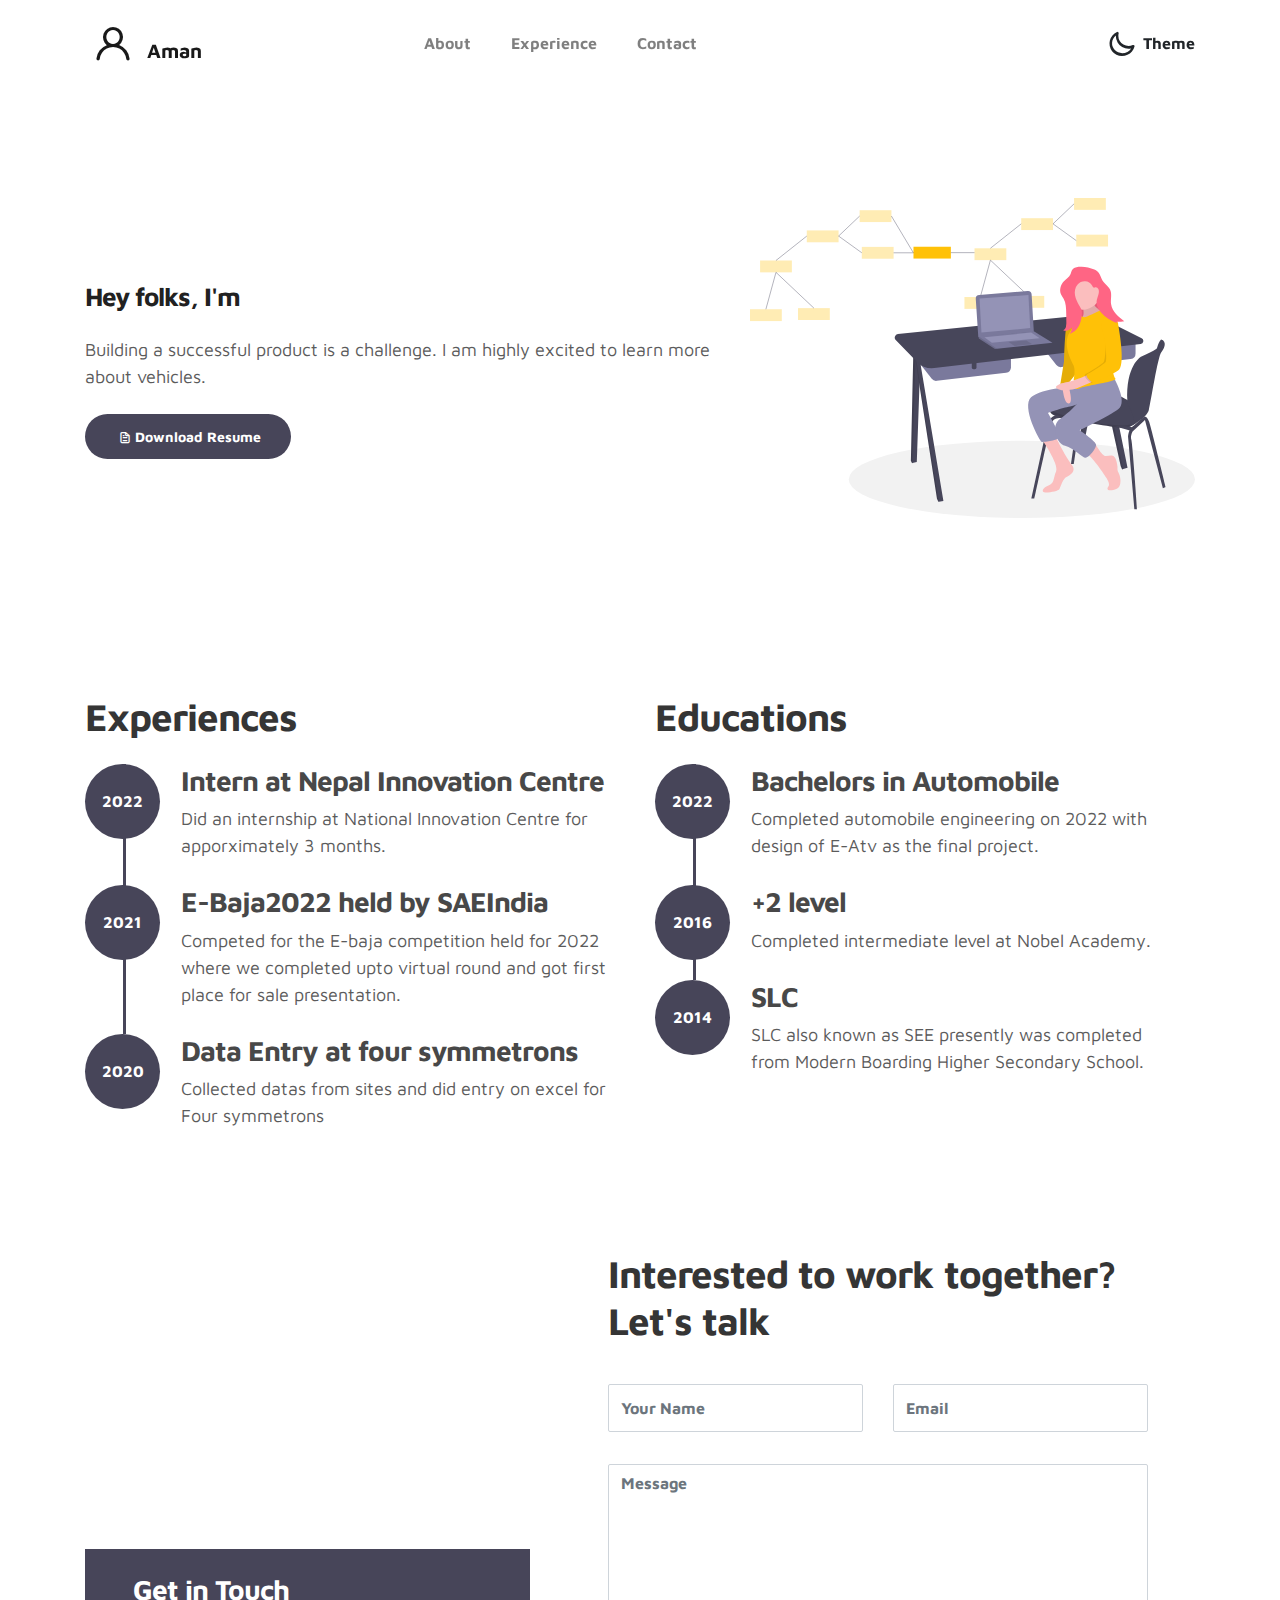
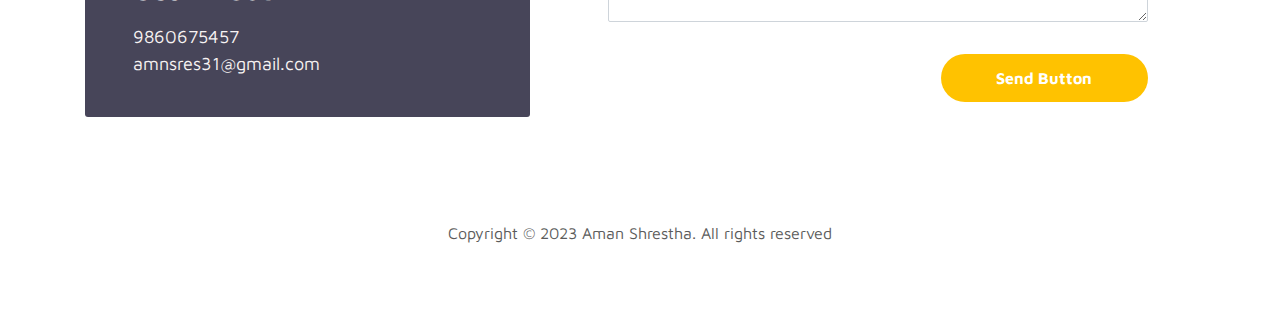
<file: index.html>
<!doctype html>
<html lang="en">
  <head>
    <meta charset="utf-8">
    <meta name="viewport" content="width=device-width, initial-scale=1, shrink-to-fit=no">
    <meta name="description" content="">
    <meta name="author" content="">

    <title>Aman Shrestha - Portfolio</title>

    <link rel="shortcut icon" href="/images/skateboarding.png" type="image/x-icon">
    <link rel="stylesheet" href="css/bootstrap.min.css">
    <link rel="stylesheet" href="css/unicons.css">
    <link rel="stylesheet" href="css/owl.carousel.min.css">
    <link rel="stylesheet" href="css/owl.theme.default.min.css">

    <!-- MAIN STYLE -->
    <link rel="stylesheet" href="css/tooplate-style.css">

  </head>
  <body>

    <!-- MENU -->
    <nav class="navbar navbar-expand-sm navbar-light">
        <div class="container">
            <a class="navbar-brand" href="index.html"><i class='uil uil-user'></i> Aman</a>

            <button class="navbar-toggler" type="button" data-toggle="collapse" data-target="#navbarNav" aria-controls="navbarNav" aria-expanded="false"
            aria-label="Toggle navigation">
                <span class="navbar-toggler-icon"></span>
                <span class="navbar-toggler-icon"></span>
                <span class="navbar-toggler-icon"></span>
            </button>

            <div class="collapse navbar-collapse" id="navbarNav">
                <ul class="navbar-nav mx-auto">
                    <li class="nav-item">
                        <a href="#about" class="nav-link"><span data-hover="About">About</span></a>
                    </li>
                    <!-- <li class="nav-item">
                        <a href="#project" class="nav-link"><span data-hover="Projects">Projects</span></a>
                    </li> -->
                    <li class="nav-item">
                        <a href="#resume" class="nav-link"><span data-hover="Experience">Experience</span></a>
                    </li>
                    <li class="nav-item">
                        <a href="#contact" class="nav-link"><span data-hover="Contact">Contact</span></a>
                    </li>
                </ul>

                <ul class="navbar-nav ml-lg-auto">
                    <div class="ml-lg-4">
                      <div class="color-mode d-lg-flex justify-content-center align-items-center">
                        <i class="color-mode-icon"></i>
                        Theme
                      </div>
                    </div>
                </ul>
            </div>
        </div>
    </nav>

    <!-- ABOUT -->
    <section class="about full-screen d-lg-flex justify-content-center align-items-center" id="about">
        <div class="container">
            <div class="row">
                
                <div class="col-lg-7 col-md-12 col-12 d-flex align-items-center">
                    <div class="about-text">
                        <h1 class="animated animated-text">
                            <span class="mr-2">Hey folks, I'm</span>
                                <div class="animated-info">
                                  <span class="animated-item">Automobile Engineer</span>
                                    <span class="animated-item">Mechanical Designer</span>
                                </div>
                        </h1>

                        <p>Building a successful product is a challenge. I am highly excited to learn more about vehicles.</p>
                        
                        <div class="custom-btn-group mt-4">
                          <div id="download-cv" class="btn custom-btn custom-btn-bg custom-btn-link" style="cursor: pointer;"><i class='uil uil-file-alt'></i>Download Resume</div>
                        </div>
                    </div>
                </div>

                <div class="col-lg-5 col-md-12 col-12">
                    <div class="about-image svg">
                        <img src="images/undraw/undraw_software_engineer_lvl5.svg" class="img-fluid" alt="svg image">
                    </div>
                </div>

            </div>
        </div>
    </section>

    <!-- PROJECTS -->
    <!-- <section class="project py-5" id="project">
      <div class="container">
        
        <div class="row">
          <div class="col-lg-11 text-center mx-auto col-12">
            
            <div class="col-lg-8 mx-auto">
              <h2>Things I have designed for digital media agencies</h2>
            </div>
            
            <div class="owl-carousel owl-theme">
              <div class="item">
                <div class="project-info">
                  <img src="images/project/project-image01.png" class="img-fluid" alt="project image">
                </div>
              </div>

                        <div class="item">
                          <div class="project-info">
                            <img src="images/project/project-image02.png" class="img-fluid" alt="project image">
                          </div>
                        </div>
                        
                        <div class="item">
                          <div class="project-info">
                            <img src="images/project/project-image03.png" class="img-fluid" alt="project image">
                          </div>
                        </div>
                        
                        <div class="item">
                          <div class="project-info">
                            <img src="images/project/project-image04.png" class="img-fluid" alt="project image">
                          </div>
                        </div>
                        
                        <div class="item">
                          <div class="project-info">
                            <img src="images/project/project-image05.png" class="img-fluid" alt="project image">
                          </div>
                        </div>
                      </div>
                      
                    </div>
                  </div>
                </div>
              </section> -->

    <!-- FEATURES -->
    <section class="resume py-5 d-lg-flex justify-content-center align-items-center" id="resume">
        <div class="container">
            <div class="row">

                <div class="col-lg-6 col-12">
                  <h2 class="mb-4">Experiences</h2>

                    <div class="timeline">
                        
                        <div class="timeline-wrapper">
                            <div class="timeline-yr">
                                <span>2022</span>
                            </div>
                            <div class="timeline-info">
                                <h3><span>Intern at Nepal Innovation Centre</span></h3>
                                <p>Did an internship at National Innovation Centre for apporximately 3 months.</p>
                            </div>
                        </div>
                        <div class="timeline-wrapper">
                          <div class="timeline-yr">
                               <span>2021</span>
                          </div>
                          <div class="timeline-info">
                               <h3><span>E-Baja2022 held by SAEIndia</span></h3>
                               <p>Competed for the E-baja competition held for 2022 where we completed upto virtual round and got first place for sale presentation.</p>
                          </div>
                     </div>
                        <div class="timeline-wrapper">
                            <div class="timeline-yr">
                                <span>2020</span>
                            </div>
                            <div class="timeline-info">
                                <h3><span>Data Entry at four symmetrons</h3>
                                <p>Collected datas from sites and did entry on excel for Four symmetrons</p>
                            </div>
                        </div>
                        

                    </div>
                </div>

                <div class="col-lg-6 col-12">
                  <h2 class="mb-4 mobile-mt-2">Educations</h2>

                    <div class="timeline">
                        <div class="timeline-wrapper">
                             <div class="timeline-yr">
                                  <span>2022</span>
                             </div>
                             <div class="timeline-info">
                                  <h3><span>Bachelors in Automobile</span></h3>
                                  <p>Completed automobile engineering on 2022 with design of E-Atv as the final project.</p>
                             </div>
                        </div>

                        <div class="timeline-wrapper">
                            <div class="timeline-yr">
                                <span>2016</span>
                            </div>
                            <div class="timeline-info">
                                <h3><span>+2 level</span></h3>
                                <p>Completed intermediate level at Nobel Academy.</p>
                            </div>
                        </div>
                        
                        <div class="timeline-wrapper">
                            <div class="timeline-yr">
                                <span>2014</span>
                            </div>
                            <div class="timeline-info">
                                <h3><span>SLC</span></h3>
                                <p>SLC also known as SEE presently was completed from Modern Boarding Higher Secondary School.</p>
                            </div>
                        </div>

                    </div>
                </div>
                
            </div>
        </div>
    </section>
    <!-- CONTACT -->
    <section class="contact py-5" id="contact">
      <div class="container">
        <div class="row">
          
          <div class="col-lg-5 mr-lg-5 col-12">
            <div class="google-map w-100">
              <iframe src="https://www.google.com/maps/embed?pb=!1m18!1m12!1m3!1d28264.600090224427!2d85.3613798601845!3d27.68407639664832!2m3!1f0!2f0!3f0!3m2!1i1024!2i768!4f13.1!3m3!1m2!1s0x39eb1b44a92eca23%3A0x48715f277c02f6d5!2sNaya%20Thimi%20Micro%20Bus%20Stand!5e0!3m2!1sen!2snp!4v1671974293612!5m2!1sen!2snp" width="400" height="300" frameborder="0" style="border:0;" allowfullscreen loading="lazy" referrerpolicy="no-referrer-when-downgrade"></iframe>
            </div>

            <div class="contact-info d-flex justify-content-between align-items-center py-4 px-lg-5">
                <div class="contact-info-item">
                  <h3 class="mb-3 text-white">Get in Touch</h3>
                  <p class="footer-text mb-0">9860675457</p>
                  <p><a href="mailto:amnsres31@gmail.com"></a>amnsres31@gmail.com</p>
                </div>
            </div>
          </div>

          <div class="col-lg-6 col-12">
            <div class="contact-form">
              <h2 class="mb-4">Interested to work together? Let's talk</h2>

              <form action="https://formsubmit.co/amnsres31@gmail.com" method="POST">
                <div class="row">

                  <input type="hidden" name="_next" value="https://amanshrestha.netlify.app/thanks.html">

                  <div class="col-lg-6 col-12">
                    <input type="text" class="form-control" name="name" placeholder="Your Name" id="name" required>
                  </div>

                  <div class="col-lg-6 col-12">
                    <input type="email" class="form-control" name="email" placeholder="Email" id="email" required>
                  </div>

                  <div class="col-12">
                    <textarea name="message" rows="6" class="form-control" id="message" placeholder="Message" required></textarea>
                  </div>

                  <div class="ml-lg-auto col-lg-5 col-12">
                    <input type="submit" class="form-control submit-btn" value="Send Button">
                  </div>
                </div>
              </form>
            </div>
          </div>

        </div>
      </div>
    </section>

    <!-- FOOTER -->
     <footer class="footer py-5">
          <div class="container">
               <div class="row">

                    <div class="col-lg-12 col-12">                                
                        <p class="copyright-text text-center">Copyright &copy; 2023 Aman Shrestha. All rights reserved</p>
                      </div>
                    
               </div>
          </div>
     </footer>

    <script src="js/jquery-3.3.1.min.js"></script>
    <script src="js/popper.min.js"></script>
    <script src="js/bootstrap.min.js"></script>
    <script src="js/Headroom.js"></script>
    <script src="js/jQuery.headroom.js"></script>
    <script src="js/owl.carousel.min.js"></script>
    <script src="js/smoothscroll.js"></script>
    <script src="js/custom.js"></script>
    <script>
      const downloadBtn = document.getElementById("download-cv");

      downloadBtn.addEventListener("click", () => {
        window.open("/resume/resume.pdf", '_blank');
      })
    </script>

  </body>
</html>
</file>
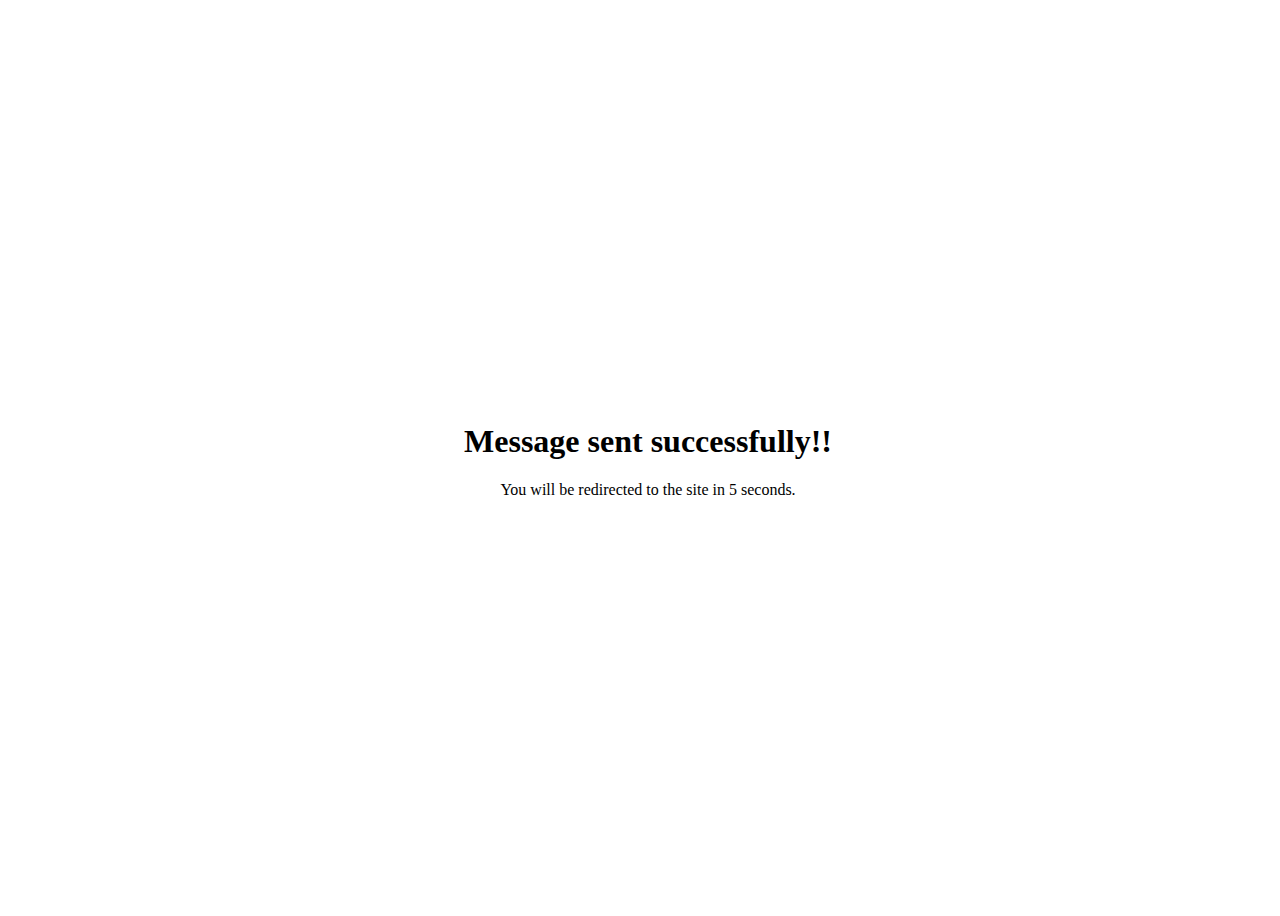
<file: thanks.html>
<!DOCTYPE html>
<html lang="en">
  <head>
    <meta charset="UTF-8" />
    <meta http-equiv="X-UA-Compatible" content="IE=edge" />
    <meta name="viewport" content="width=device-width, initial-scale=1.0" />
    <title>Thanks For Your Message</title>
  </head>
  <style>
    body {
      width: 100%;
      height: 100vh;
      display: flex;
      align-items: center;
      justify-content: center;
      text-align: center;
    }
  </style>

  <script>
    setTimeout(() => {
      window.location.href = "/index.html";
    }, 5000);
  </script>

  <body>
    <div>
      <h1>Message sent successfully!!</h1>
      <p>You will be redirected to the site in 5 seconds.</p>
    </div>
  </body>
</html>
</file>
<file: css/unicons.css>
@font-face {
  font-family: "unicons";
  src: url("../font/unicons.eot?42479262");
  src: url("../font/unicons.eot?42479262#iefix") format("embedded-opentype"),
    url("../font/unicons.woff2?42479262") format("woff2"),
    url("../font/unicons.woff?42479262") format("woff"),
    url("../font/unicons.ttf?42479262") format("truetype"),
    url("../font/unicons.svg?42479262#unicons") format("svg");
  font-weight: normal;
  font-style: normal;
}
/* Chrome hack: SVG is rendered more smooth in Windozze. 100% magic, uncomment if you need it. */
/* Note, that will break hinting! In other OS-es font will be not as sharp as it could be */
/*
@media screen and (-webkit-min-device-pixel-ratio:0) {
  @font-face {
    font-family: 'unicons';
    src: url('../font/unicons.svg?42479262#unicons') format('svg');
  }
}
*/

[class^="uil-"]:before,
[class*=" uil-"]:before {
  font-family: "unicons";
  font-style: normal;
  font-weight: normal;
  speak: none;

  display: inline-block;
  text-decoration: inherit;
  width: 1em;
  margin-right: 0.2em;
  text-align: center;
  /* opacity: .8; */

  /* For safety - reset parent styles, that can break glyph codes*/
  font-variant: normal;
  text-transform: none;

  /* fix buttons height, for twitter bootstrap */
  line-height: 1em;

  /* Animation center compensation - margins should be symmetric */
  /* remove if not needed */
  margin-left: 0.2em;

  /* you can be more comfortable with increased icons size */
  /* font-size: 120%; */

  /* Font smoothing. That was taken from TWBS */
  -webkit-font-smoothing: antialiased;
  -moz-osx-font-smoothing: grayscale;

  /* Uncomment for 3D effect */
  /* text-shadow: 1px 1px 1px rgba(127, 127, 127, 0.3); */
}

.uil-abacus:before {
  content: "\e800";
} /* '' */
.uil-accessible-icon-alt:before {
  content: "\e801";
} /* '' */
.uil-adjust-alt:before {
  content: "\e802";
} /* '' */
.uil-adjust-circle:before {
  content: "\e803";
} /* '' */
.uil-adjust-half:before {
  content: "\e804";
} /* '' */
.uil-adjust:before {
  content: "\e805";
} /* '' */
.uil-airplay:before {
  content: "\e806";
} /* '' */
.uil-align-alt:before {
  content: "\e807";
} /* '' */
.uil-align-center-alt:before {
  content: "\e808";
} /* '' */
.uil-align-center-h:before {
  content: "\e809";
} /* '' */
.uil-align-center-justify:before {
  content: "\e80a";
} /* '' */
.uil-align-center-v:before {
  content: "\e80b";
} /* '' */
.uil-align-center:before {
  content: "\e80c";
} /* '' */
.uil-align-justify:before {
  content: "\e80d";
} /* '' */
.uil-align-left-justify:before {
  content: "\e80e";
} /* '' */
.uil-align-left:before {
  content: "\e80f";
} /* '' */
.uil-align-letter-right:before {
  content: "\e810";
} /* '' */
.uil-align-right-justify:before {
  content: "\e811";
} /* '' */
.uil-align-right:before {
  content: "\e812";
} /* '' */
.uil-align:before {
  content: "\e813";
} /* '' */
.uil-ambulance:before {
  content: "\e814";
} /* '' */
.uil-analysis:before {
  content: "\e815";
} /* '' */
.uil-analytics:before {
  content: "\e816";
} /* '' */
.uil-anchor:before {
  content: "\e817";
} /* '' */
.uil-android-phone-slash:before {
  content: "\e818";
} /* '' */
.uil-angle-double-down:before {
  content: "\e819";
} /* '' */
.uil-angle-double-left:before {
  content: "\e81a";
} /* '' */
.uil-angle-double-right:before {
  content: "\e81b";
} /* '' */
.uil-angle-double-up:before {
  content: "\e81c";
} /* '' */
.uil-angle-down:before {
  content: "\e81d";
} /* '' */
.uil-angle-left:before {
  content: "\e81e";
} /* '' */
.uil-angle-right-b:before {
  content: "\e81f";
} /* '' */
.uil-angle-right:before {
  content: "\e820";
} /* '' */
.uil-angle-up:before {
  content: "\e821";
} /* '' */
.uil-annoyed-alt:before {
  content: "\e822";
} /* '' */
.uil-annoyed:before {
  content: "\e823";
} /* '' */
.uil-apps:before {
  content: "\e824";
} /* '' */
.uil-archive-alt:before {
  content: "\e825";
} /* '' */
.uil-archive:before {
  content: "\e826";
} /* '' */
.uil-arrow-break:before {
  content: "\e827";
} /* '' */
.uil-arrow-circle-down:before {
  content: "\e828";
} /* '' */
.uil-arrow-circle-left:before {
  content: "\e829";
} /* '' */
.uil-arrow-circle-right:before {
  content: "\e82a";
} /* '' */
.uil-arrow-circle-up:before {
  content: "\e82b";
} /* '' */
.uil-arrow-compress-h:before {
  content: "\e82c";
} /* '' */
.uil-arrow-down-left:before {
  content: "\e82d";
} /* '' */
.uil-arrow-down-right:before {
  content: "\e82e";
} /* '' */
.uil-arrow-down:before {
  content: "\e82f";
} /* '' */
.uil-arrow-from-right:before {
  content: "\e830";
} /* '' */
.uil-arrow-from-top:before {
  content: "\e831";
} /* '' */
.uil-arrow-growth:before {
  content: "\e832";
} /* '' */
.uil-arrow-left:before {
  content: "\e833";
} /* '' */
.uil-arrow-random:before {
  content: "\e834";
} /* '' */
.uil-arrow-resize-diagonal:before {
  content: "\e835";
} /* '' */
.uil-arrow-right:before {
  content: "\e836";
} /* '' */
.uil-arrow-to-bottom:before {
  content: "\e837";
} /* '' */
.uil-arrow-to-right:before {
  content: "\e838";
} /* '' */
.uil-arrow-up-left:before {
  content: "\e839";
} /* '' */
.uil-arrow-up-right:before {
  content: "\e83a";
} /* '' */
.uil-arrow-up:before {
  content: "\e83b";
} /* '' */
.uil-arrows-h-alt:before {
  content: "\e83c";
} /* '' */
.uil-arrows-h:before {
  content: "\e83d";
} /* '' */
.uil-arrows-left-down:before {
  content: "\e83e";
} /* '' */
.uil-arrows-maximize:before {
  content: "\e83f";
} /* '' */
.uil-arrows-merge:before {
  content: "\e840";
} /* '' */
.uil-arrows-resize-h:before {
  content: "\e841";
} /* '' */
.uil-arrows-resize-v:before {
  content: "\e842";
} /* '' */
.uil-arrows-resize:before {
  content: "\e843";
} /* '' */
.uil-arrows-right-down:before {
  content: "\e844";
} /* '' */
.uil-arrows-shrink-h:before {
  content: "\e845";
} /* '' */
.uil-arrows-shrink-v:before {
  content: "\e846";
} /* '' */
.uil-arrows-up-right:before {
  content: "\e847";
} /* '' */
.uil-arrows-v-alt:before {
  content: "\e848";
} /* '' */
.uil-arrows-v:before {
  content: "\e849";
} /* '' */
.uil-at:before {
  content: "\e84a";
} /* '' */
.uil-atm-card:before {
  content: "\e84b";
} /* '' */
.uil-atom:before {
  content: "\e84c";
} /* '' */
.uil-auto-flash:before {
  content: "\e84d";
} /* '' */
.uil-award-alt:before {
  content: "\e84e";
} /* '' */
.uil-award:before {
  content: "\e84f";
} /* '' */
.uil-baby-carriage:before {
  content: "\e850";
} /* '' */
.uil-backpack:before {
  content: "\e851";
} /* '' */
.uil-backspace:before {
  content: "\e852";
} /* '' */
.uil-backward:before {
  content: "\e853";
} /* '' */
.uil-bag-alt:before {
  content: "\e854";
} /* '' */
.uil-bag-slash:before {
  content: "\e855";
} /* '' */
.uil-bag:before {
  content: "\e856";
} /* '' */
.uil-ball:before {
  content: "\e857";
} /* '' */
.uil-ban:before {
  content: "\e858";
} /* '' */
.uil-bars:before {
  content: "\e859";
} /* '' */
.uil-basketball-hoop:before {
  content: "\e85a";
} /* '' */
.uil-basketball:before {
  content: "\e85b";
} /* '' */
.uil-battery-bolt:before {
  content: "\e85c";
} /* '' */
.uil-battery-empty:before {
  content: "\e85d";
} /* '' */
.uil-bed-double:before {
  content: "\e85e";
} /* '' */
.uil-bed:before {
  content: "\e85f";
} /* '' */
.uil-bell-school:before {
  content: "\e860";
} /* '' */
.uil-bell-slash:before {
  content: "\e861";
} /* '' */
.uil-bill:before {
  content: "\e862";
} /* '' */
.uil-bitcoin-circle:before {
  content: "\e863";
} /* '' */
.uil-bitcoin:before {
  content: "\e864";
} /* '' */
.uil-bluetooth-b:before {
  content: "\e865";
} /* '' */
.uil-bolt-alt:before {
  content: "\e866";
} /* '' */
.uil-bolt-slash:before {
  content: "\e867";
} /* '' */
.uil-bolt:before {
  content: "\e868";
} /* '' */
.uil-book-alt:before {
  content: "\e869";
} /* '' */
.uil-book-medical:before {
  content: "\e86a";
} /* '' */
.uil-book-open:before {
  content: "\e86b";
} /* '' */
.uil-book-reader:before {
  content: "\e86c";
} /* '' */
.uil-book:before {
  content: "\e86d";
} /* '' */
.uil-bookmark-full:before {
  content: "\e86e";
} /* '' */
.uil-bookmark:before {
  content: "\e86f";
} /* '' */
.uil-books:before {
  content: "\e870";
} /* '' */
.uil-boombox:before {
  content: "\e871";
} /* '' */
.uil-border-alt:before {
  content: "\e872";
} /* '' */
.uil-border-bottom:before {
  content: "\e873";
} /* '' */
.uil-border-clear:before {
  content: "\e874";
} /* '' */
.uil-border-horizontal:before {
  content: "\e875";
} /* '' */
.uil-border-inner:before {
  content: "\e876";
} /* '' */
.uil-border-left:before {
  content: "\e877";
} /* '' */
.uil-border-out:before {
  content: "\e878";
} /* '' */
.uil-border-right:before {
  content: "\e879";
} /* '' */
.uil-border-top:before {
  content: "\e87a";
} /* '' */
.uil-border-vertical:before {
  content: "\e87b";
} /* '' */
.uil-box:before {
  content: "\e87c";
} /* '' */
.uil-briefcase-alt:before {
  content: "\e87d";
} /* '' */
.uil-briefcase:before {
  content: "\e87e";
} /* '' */
.uil-bright:before {
  content: "\e87f";
} /* '' */
.uil-brightness-empty:before {
  content: "\e880";
} /* '' */
.uil-brightness-half:before {
  content: "\e881";
} /* '' */
.uil-brightness-low:before {
  content: "\e882";
} /* '' */
.uil-brightness-minus:before {
  content: "\e883";
} /* '' */
.uil-brightness-plus:before {
  content: "\e884";
} /* '' */
.uil-brightness:before {
  content: "\e885";
} /* '' */
.uil-bring-bottom:before {
  content: "\e886";
} /* '' */
.uil-bring-front:before {
  content: "\e887";
} /* '' */
.uil-brush-alt:before {
  content: "\e888";
} /* '' */
.uil-bug:before {
  content: "\e889";
} /* '' */
.uil-building:before {
  content: "\e88a";
} /* '' */
.uil-bullseye:before {
  content: "\e88b";
} /* '' */
.uil-bus-alt:before {
  content: "\e88c";
} /* '' */
.uil-bus-school:before {
  content: "\e88d";
} /* '' */
.uil-bus:before {
  content: "\e88e";
} /* '' */
.uil-calcualtor:before {
  content: "\e88f";
} /* '' */
.uil-calculator-alt:before {
  content: "\e890";
} /* '' */
.uil-calendar-alt:before {
  content: "\e891";
} /* '' */
.uil-calendar-slash:before {
  content: "\e892";
} /* '' */
.uil-calender:before {
  content: "\e893";
} /* '' */
.uil-calling:before {
  content: "\e894";
} /* '' */
.uil-camera-plus:before {
  content: "\e895";
} /* '' */
.uil-camera-slash:before {
  content: "\e896";
} /* '' */
.uil-camera:before {
  content: "\e897";
} /* '' */
.uil-cancel:before {
  content: "\e898";
} /* '' */
.uil-capsule:before {
  content: "\e899";
} /* '' */
.uil-capture:before {
  content: "\e89a";
} /* '' */
.uil-car-sideview:before {
  content: "\e89b";
} /* '' */
.uil-car-slash:before {
  content: "\e89c";
} /* '' */
.uil-car-wash:before {
  content: "\e89d";
} /* '' */
.uil-car:before {
  content: "\e89e";
} /* '' */
.uil-card-atm:before {
  content: "\e89f";
} /* '' */
.uil-caret-right:before {
  content: "\e8a0";
} /* '' */
.uil-cart:before {
  content: "\e8a1";
} /* '' */
.uil-cell:before {
  content: "\e8a2";
} /* '' */
.uil-celsius:before {
  content: "\e8a3";
} /* '' */
.uil-chart-bar-alt:before {
  content: "\e8a4";
} /* '' */
.uil-chart-bar:before {
  content: "\e8a5";
} /* '' */
.uil-chart-down:before {
  content: "\e8a6";
} /* '' */
.uil-chart-growth-alt:before {
  content: "\e8a7";
} /* '' */
.uil-chart-growth:before {
  content: "\e8a8";
} /* '' */
.uil-chart-line:before {
  content: "\e8a9";
} /* '' */
.uil-chart-pie-alt:before {
  content: "\e8aa";
} /* '' */
.uil-chart-pie:before {
  content: "\e8ab";
} /* '' */
.uil-chart:before {
  content: "\e8ac";
} /* '' */
.uil-chat-bubble-user:before {
  content: "\e8ad";
} /* '' */
.uil-chat-info:before {
  content: "\e8ae";
} /* '' */
.uil-chat:before {
  content: "\e8af";
} /* '' */
.uil-check-circle:before {
  content: "\e8b0";
} /* '' */
.uil-check-square:before {
  content: "\e8b1";
} /* '' */
.uil-check:before {
  content: "\e8b2";
} /* '' */
.uil-circle-layer:before {
  content: "\e8b3";
} /* '' */
.uil-circle:before {
  content: "\e8b4";
} /* '' */
.uil-circuit:before {
  content: "\e8b5";
} /* '' */
.uil-clapper-board:before {
  content: "\e8b6";
} /* '' */
.uil-clipboard-alt:before {
  content: "\e8b7";
} /* '' */
.uil-clipboard-blank:before {
  content: "\e8b8";
} /* '' */
.uil-clipboard-notes:before {
  content: "\e8b9";
} /* '' */
.uil-clipboard:before {
  content: "\e8ba";
} /* '' */
.uil-clock-eight:before {
  content: "\e8bb";
} /* '' */
.uil-clock-five:before {
  content: "\e8bc";
} /* '' */
.uil-clock-nine:before {
  content: "\e8bd";
} /* '' */
.uil-clock-seven:before {
  content: "\e8be";
} /* '' */
.uil-clock-ten:before {
  content: "\e8bf";
} /* '' */
.uil-clock-three:before {
  content: "\e8c0";
} /* '' */
.uil-clock-two:before {
  content: "\e8c1";
} /* '' */
.uil-clock:before {
  content: "\e8c2";
} /* '' */
.uil-closed-captioning:before {
  content: "\e8c3";
} /* '' */
.uil-cloud-block:before {
  content: "\e8c4";
} /* '' */
.uil-cloud-bookmark:before {
  content: "\e8c5";
} /* '' */
.uil-cloud-check:before {
  content: "\e8c6";
} /* '' */
.uil-cloud-computing:before {
  content: "\e8c7";
} /* '' */
.uil-cloud-data-connection:before {
  content: "\e8c8";
} /* '' */
.uil-cloud-database-tree:before {
  content: "\e8c9";
} /* '' */
.uil-cloud-download:before {
  content: "\e8ca";
} /* '' */
.uil-cloud-drizzle:before {
  content: "\e8cb";
} /* '' */
.uil-cloud-exclamation:before {
  content: "\e8cc";
} /* '' */
.uil-cloud-hail:before {
  content: "\e8cd";
} /* '' */
.uil-cloud-heart:before {
  content: "\e8ce";
} /* '' */
.uil-cloud-info:before {
  content: "\e8cf";
} /* '' */
.uil-cloud-lock:before {
  content: "\e8d0";
} /* '' */
.uil-cloud-meatball:before {
  content: "\e8d1";
} /* '' */
.uil-cloud-moon-hail:before {
  content: "\e8d2";
} /* '' */
.uil-cloud-moon-meatball:before {
  content: "\e8d3";
} /* '' */
.uil-cloud-moon-rain:before {
  content: "\e8d4";
} /* '' */
.uil-cloud-moon-showers:before {
  content: "\e8d5";
} /* '' */
.uil-cloud-moon:before {
  content: "\e8d6";
} /* '' */
.uil-cloud-question:before {
  content: "\e8d7";
} /* '' */
.uil-cloud-rain-sun:before {
  content: "\e8d8";
} /* '' */
.uil-cloud-rain:before {
  content: "\e8d9";
} /* '' */
.uil-cloud-redo:before {
  content: "\e8da";
} /* '' */
.uil-cloud-set:before {
  content: "\e8db";
} /* '' */
.uil-cloud-share:before {
  content: "\e8dc";
} /* '' */
.uil-cloud-shield:before {
  content: "\e8dd";
} /* '' */
.uil-cloud-showers-alt:before {
  content: "\e8de";
} /* '' */
.uil-cloud-showers-heavy:before {
  content: "\e8df";
} /* '' */
.uil-cloud-showers:before {
  content: "\e8e0";
} /* '' */
.uil-cloud-slash:before {
  content: "\e8e1";
} /* '' */
.uil-cloud-sun-hail:before {
  content: "\e8e2";
} /* '' */
.uil-cloud-sun-meatball:before {
  content: "\e8e3";
} /* '' */
.uil-cloud-sun-rain-alt:before {
  content: "\e8e4";
} /* '' */
.uil-cloud-sun-rain:before {
  content: "\e8e5";
} /* '' */
.uil-cloud-sun-tear:before {
  content: "\e8e6";
} /* '' */
.uil-cloud-sun:before {
  content: "\e8e7";
} /* '' */
.uil-cloud-times:before {
  content: "\e8e8";
} /* '' */
.uil-cloud-unlock:before {
  content: "\e8e9";
} /* '' */
.uil-cloud-upload:before {
  content: "\e8ea";
} /* '' */
.uil-cloud-wifi:before {
  content: "\e8eb";
} /* '' */
.uil-cloud-wind:before {
  content: "\e8ec";
} /* '' */
.uil-cloud:before {
  content: "\e8ed";
} /* '' */
.uil-clouds:before {
  content: "\e8ee";
} /* '' */
.uil-club:before {
  content: "\e8ef";
} /* '' */
.uil-code:before {
  content: "\e8f0";
} /* '' */
.uil-coffee:before {
  content: "\e8f1";
} /* '' */
.uil-cog:before {
  content: "\e8f2";
} /* '' */
.uil-coins:before {
  content: "\e8f3";
} /* '' */
.uil-columns:before {
  content: "\e8f4";
} /* '' */
.uil-comment-alt-block:before {
  content: "\e8f5";
} /* '' */
.uil-comment-alt-chart-lines:before {
  content: "\e8f6";
} /* '' */
.uil-comment-alt-check:before {
  content: "\e8f7";
} /* '' */
.uil-comment-alt-dots:before {
  content: "\e8f8";
} /* '' */
.uil-comment-alt-download:before {
  content: "\e8f9";
} /* '' */
.uil-comment-alt-edit:before {
  content: "\e8fa";
} /* '' */
.uil-comment-alt-exclamation:before {
  content: "\e8fb";
} /* '' */
.uil-comment-alt-heart:before {
  content: "\e8fc";
} /* '' */
.uil-comment-alt-image:before {
  content: "\e8fd";
} /* '' */
.uil-comment-alt-info:before {
  content: "\e8fe";
} /* '' */
.uil-comment-alt-lines:before {
  content: "\e8ff";
} /* '' */
.uil-comment-alt-lock:before {
  content: "\e900";
} /* '' */
.uil-comment-alt-medical:before {
  content: "\e901";
} /* '' */
.uil-comment-alt-message:before {
  content: "\e902";
} /* '' */
.uil-comment-alt-notes:before {
  content: "\e903";
} /* '' */
.uil-comment-alt-plus:before {
  content: "\e904";
} /* '' */
.uil-comment-alt-question:before {
  content: "\e905";
} /* '' */
.uil-comment-alt-redo:before {
  content: "\e906";
} /* '' */
.uil-comment-alt-search:before {
  content: "\e907";
} /* '' */
.uil-comment-alt-share:before {
  content: "\e908";
} /* '' */
.uil-comment-alt-shield:before {
  content: "\e909";
} /* '' */
.uil-comment-alt-upload:before {
  content: "\e90a";
} /* '' */
.uil-comment-alt-verify:before {
  content: "\e90b";
} /* '' */
.uil-comment-alt:before {
  content: "\e90c";
} /* '' */
.uil-comment-block:before {
  content: "\e90d";
} /* '' */
.uil-comment-chart-line:before {
  content: "\e90e";
} /* '' */
.uil-comment-check:before {
  content: "\e90f";
} /* '' */
.uil-comment-dots:before {
  content: "\e910";
} /* '' */
.uil-comment-download:before {
  content: "\e911";
} /* '' */
.uil-comment-edit:before {
  content: "\e912";
} /* '' */
.uil-comment-exclamation:before {
  content: "\e913";
} /* '' */
.uil-comment-heart:before {
  content: "\e914";
} /* '' */
.uil-comment-image:before {
  content: "\e915";
} /* '' */
.uil-comment-info-alt:before {
  content: "\e916";
} /* '' */
.uil-comment-info:before {
  content: "\e917";
} /* '' */
.uil-comment-lines:before {
  content: "\e918";
} /* '' */
.uil-comment-lock:before {
  content: "\e919";
} /* '' */
.uil-comment-medical:before {
  content: "\e91a";
} /* '' */
.uil-comment-message:before {
  content: "\e91b";
} /* '' */
.uil-comment-notes:before {
  content: "\e91c";
} /* '' */
.uil-comment-plus:before {
  content: "\e91d";
} /* '' */
.uil-comment-question:before {
  content: "\e91e";
} /* '' */
.uil-comment-redo:before {
  content: "\e91f";
} /* '' */
.uil-comment-search:before {
  content: "\e920";
} /* '' */
.uil-comment-share:before {
  content: "\e921";
} /* '' */
.uil-comment-shield:before {
  content: "\e922";
} /* '' */
.uil-comment-slash:before {
  content: "\e923";
} /* '' */
.uil-comment-upload:before {
  content: "\e924";
} /* '' */
.uil-comment-verify:before {
  content: "\e925";
} /* '' */
.uil-comment:before {
  content: "\e926";
} /* '' */
.uil-comments-alt:before {
  content: "\e927";
} /* '' */
.uil-comments:before {
  content: "\e928";
} /* '' */
.uil-commnet-alt-slash:before {
  content: "\e929";
} /* '' */
.uil-compact-disc:before {
  content: "\e92a";
} /* '' */
.uil-compass:before {
  content: "\e92b";
} /* '' */
.uil-compress-alt-left:before {
  content: "\e92c";
} /* '' */
.uil-compress-alt:before {
  content: "\e92d";
} /* '' */
.uil-compress-arrows:before {
  content: "\e92e";
} /* '' */
.uil-compress-lines:before {
  content: "\e92f";
} /* '' */
.uil-compress-point:before {
  content: "\e930";
} /* '' */
.uil-compress-v:before {
  content: "\e931";
} /* '' */
.uil-compress:before {
  content: "\e932";
} /* '' */
.uil-computer-mouse:before {
  content: "\e933";
} /* '' */
.uil-confused:before {
  content: "\e934";
} /* '' */
.uil-constructor:before {
  content: "\e935";
} /* '' */
.uil-copy-alt:before {
  content: "\e936";
} /* '' */
.uil-copy-landscape:before {
  content: "\e937";
} /* '' */
.uil-copy:before {
  content: "\e938";
} /* '' */
.uil-copyright:before {
  content: "\e939";
} /* '' */
.uil-corner-down-left:before {
  content: "\e93a";
} /* '' */
.uil-corner-down-right-alt:before {
  content: "\e93b";
} /* '' */
.uil-corner-down-right:before {
  content: "\e93c";
} /* '' */
.uil-corner-left-down:before {
  content: "\e93d";
} /* '' */
.uil-corner-right-down:before {
  content: "\e93e";
} /* '' */
.uil-corner-up-left-alt:before {
  content: "\e93f";
} /* '' */
.uil-corner-up-left:before {
  content: "\e940";
} /* '' */
.uil-corner-up-right-alt:before {
  content: "\e941";
} /* '' */
.uil-corner-up-right:before {
  content: "\e942";
} /* '' */
.uil-creative-commons-pd-alt:before {
  content: "\e943";
} /* '' */
.uil-creative-commons-pd:before {
  content: "\e944";
} /* '' */
.uil-crockery:before {
  content: "\e945";
} /* '' */
.uil-crop-alt-rotate-left:before {
  content: "\e946";
} /* '' */
.uil-crop-alt-rotate-right:before {
  content: "\e947";
} /* '' */
.uil-crop-alt:before {
  content: "\e948";
} /* '' */
.uil-crosshair-alt:before {
  content: "\e949";
} /* '' */
.uil-crosshair:before {
  content: "\e94a";
} /* '' */
.uil-crosshairs:before {
  content: "\e94b";
} /* '' */
.uil-cube:before {
  content: "\e94c";
} /* '' */
.uil-data-sharing:before {
  content: "\e94d";
} /* '' */
.uil-database-alt:before {
  content: "\e94e";
} /* '' */
.uil-database:before {
  content: "\e94f";
} /* '' */
.uil-desert:before {
  content: "\e950";
} /* '' */
.uil-desktop-alt-slash:before {
  content: "\e951";
} /* '' */
.uil-desktop-alt:before {
  content: "\e952";
} /* '' */
.uil-desktop-cloud-alt:before {
  content: "\e953";
} /* '' */
.uil-desktop-slash:before {
  content: "\e954";
} /* '' */
.uil-desktop:before {
  content: "\e955";
} /* '' */
.uil-dialpad-alt:before {
  content: "\e956";
} /* '' */
.uil-dialpad:before {
  content: "\e957";
} /* '' */
.uil-diamond:before {
  content: "\e958";
} /* '' */
.uil-diary-alt:before {
  content: "\e959";
} /* '' */
.uil-diary:before {
  content: "\e95a";
} /* '' */
.uil-dice-five:before {
  content: "\e95b";
} /* '' */
.uil-dice-four:before {
  content: "\e95c";
} /* '' */
.uil-dice-one:before {
  content: "\e95d";
} /* '' */
.uil-dice-six:before {
  content: "\e95e";
} /* '' */
.uil-dice-three:before {
  content: "\e95f";
} /* '' */
.uil-dice-two:before {
  content: "\e960";
} /* '' */
.uil-direction:before {
  content: "\e961";
} /* '' */
.uil-directions:before {
  content: "\e962";
} /* '' */
.uil-dizzy-meh:before {
  content: "\e963";
} /* '' */
.uil-dna:before {
  content: "\e964";
} /* '' */
.uil-document-layout-center:before {
  content: "\e965";
} /* '' */
.uil-document-layout-left:before {
  content: "\e966";
} /* '' */
.uil-document-layout-right:before {
  content: "\e967";
} /* '' */
.uil-document:before {
  content: "\e968";
} /* '' */
.uil-dollar-alt:before {
  content: "\e969";
} /* '' */
.uil-dollar-sign-alt:before {
  content: "\e96a";
} /* '' */
.uil-dollar-sign:before {
  content: "\e96b";
} /* '' */
.uil-down-arrow:before {
  content: "\e96c";
} /* '' */
.uil-download-alt:before {
  content: "\e96d";
} /* '' */
.uil-dribbble:before {
  content: "\e96e";
} /* '' */
.uil-drill:before {
  content: "\e96f";
} /* '' */
.uil-dropbox:before {
  content: "\e970";
} /* '' */
.uil-dumbbell:before {
  content: "\e971";
} /* '' */
.uil-edit-alt:before {
  content: "\e972";
} /* '' */
.uil-edit:before {
  content: "\e973";
} /* '' */
.uil-ellipsis-h:before {
  content: "\e974";
} /* '' */
.uil-ellipsis-v:before {
  content: "\e975";
} /* '' */
.uil-emoji:before {
  content: "\e976";
} /* '' */
.uil-enter:before {
  content: "\e977";
} /* '' */
.uil-entry:before {
  content: "\e978";
} /* '' */
.uil-envelope-add:before {
  content: "\e979";
} /* '' */
.uil-envelope-alt:before {
  content: "\e97a";
} /* '' */
.uil-envelope-block:before {
  content: "\e97b";
} /* '' */
.uil-envelope-bookmark:before {
  content: "\e97c";
} /* '' */
.uil-envelope-check:before {
  content: "\e97d";
} /* '' */
.uil-envelope-download-alt:before {
  content: "\e97e";
} /* '' */
.uil-envelope-download:before {
  content: "\e97f";
} /* '' */
.uil-envelope-edit:before {
  content: "\e980";
} /* '' */
.uil-envelope-exclamation:before {
  content: "\e981";
} /* '' */
.uil-envelope-heart:before {
  content: "\e982";
} /* '' */
.uil-envelope-info:before {
  content: "\e983";
} /* '' */
.uil-envelope-lock:before {
  content: "\e984";
} /* '' */
.uil-envelope-minus:before {
  content: "\e985";
} /* '' */
.uil-envelope-open:before {
  content: "\e986";
} /* '' */
.uil-envelope-question:before {
  content: "\e987";
} /* '' */
.uil-envelope-receive:before {
  content: "\e988";
} /* '' */
.uil-envelope-redo:before {
  content: "\e989";
} /* '' */
.uil-envelope-search:before {
  content: "\e98a";
} /* '' */
.uil-envelope-send:before {
  content: "\e98b";
} /* '' */
.uil-envelope-share:before {
  content: "\e98c";
} /* '' */
.uil-envelope-shield:before {
  content: "\e98d";
} /* '' */
.uil-envelope-star:before {
  content: "\e98e";
} /* '' */
.uil-envelope-times:before {
  content: "\e98f";
} /* '' */
.uil-envelope-upload-alt:before {
  content: "\e990";
} /* '' */
.uil-envelope-upload:before {
  content: "\e991";
} /* '' */
.uil-envelope:before {
  content: "\e992";
} /* '' */
.uil-envelopes:before {
  content: "\e993";
} /* '' */
.uil-equal-circle:before {
  content: "\e994";
} /* '' */
.uil-euro-circle:before {
  content: "\e995";
} /* '' */
.uil-euro:before {
  content: "\e996";
} /* '' */
.uil-exchange-alt:before {
  content: "\e997";
} /* '' */
.uil-exchange:before {
  content: "\e998";
} /* '' */
.uil-exclamation-circle:before {
  content: "\e999";
} /* '' */
.uil-exclamation-octagon:before {
  content: "\e99a";
} /* '' */
.uil-exclamation-triangle:before {
  content: "\e99b";
} /* '' */
.uil-exclude:before {
  content: "\e99c";
} /* '' */
.uil-exit:before {
  content: "\e99d";
} /* '' */
.uil-expand-alt:before {
  content: "\e99e";
} /* '' */
.uil-expand-arrows-alt:before {
  content: "\e99f";
} /* '' */
.uil-expand-arrows:before {
  content: "\e9a0";
} /* '' */
.uil-expand-from-corner:before {
  content: "\e9a1";
} /* '' */
.uil-expand-left:before {
  content: "\e9a2";
} /* '' */
.uil-export:before {
  content: "\e9a3";
} /* '' */
.uil-exposure-alt:before {
  content: "\e9a4";
} /* '' */
.uil-exposure-increase:before {
  content: "\e9a5";
} /* '' */
.uil-external-link-alt:before {
  content: "\e9a6";
} /* '' */
.uil-eye-slash:before {
  content: "\e9a7";
} /* '' */
.uil-eye:before {
  content: "\e9a8";
} /* '' */
.uil-facebook:before {
  content: "\e9a9";
} /* '' */
.uil-fahrenheit:before {
  content: "\e9aa";
} /* '' */
.uil-fast-mail-alt:before {
  content: "\e9ab";
} /* '' */
.uil-fast-mail:before {
  content: "\e9ac";
} /* '' */
.uil-favorite:before {
  content: "\e9ad";
} /* '' */
.uil-feedback:before {
  content: "\e9ae";
} /* '' */
.uil-file-alt:before {
  content: "\e9af";
} /* '' */
.uil-file-blank:before {
  content: "\e9b0";
} /* '' */
.uil-file-block-alt:before {
  content: "\e9b1";
} /* '' */
.uil-file-bookmark-alt:before {
  content: "\e9b2";
} /* '' */
.uil-file-check-alt:before {
  content: "\e9b3";
} /* '' */
.uil-file-check:before {
  content: "\e9b4";
} /* '' */
.uil-file-contract-dollar:before {
  content: "\e9b5";
} /* '' */
.uil-file-copy-alt:before {
  content: "\e9b6";
} /* '' */
.uil-file-download-alt:before {
  content: "\e9b7";
} /* '' */
.uil-file-download:before {
  content: "\e9b8";
} /* '' */
.uil-file-edit-alt:before {
  content: "\e9b9";
} /* '' */
.uil-file-exclamation-alt:before {
  content: "\e9ba";
} /* '' */
.uil-file-exclamation:before {
  content: "\e9bb";
} /* '' */
.uil-file-heart:before {
  content: "\e9bc";
} /* '' */
.uil-file-info-alt:before {
  content: "\e9bd";
} /* '' */
.uil-file-landscape-alt:before {
  content: "\e9be";
} /* '' */
.uil-file-landscape:before {
  content: "\e9bf";
} /* '' */
.uil-file-lanscape-slash:before {
  content: "\e9c0";
} /* '' */
.uil-file-lock-alt:before {
  content: "\e9c1";
} /* '' */
.uil-file-medical-alt:before {
  content: "\e9c2";
} /* '' */
.uil-file-medical:before {
  content: "\e9c3";
} /* '' */
.uil-file-minus-alt:before {
  content: "\e9c4";
} /* '' */
.uil-file-minus:before {
  content: "\e9c5";
} /* '' */
.uil-file-network:before {
  content: "\e9c6";
} /* '' */
.uil-file-plus-alt:before {
  content: "\e9c7";
} /* '' */
.uil-file-plus:before {
  content: "\e9c8";
} /* '' */
.uil-file-question-alt:before {
  content: "\e9c9";
} /* '' */
.uil-file-question:before {
  content: "\e9ca";
} /* '' */
.uil-file-redo-alt:before {
  content: "\e9cb";
} /* '' */
.uil-file-search-alt:before {
  content: "\e9cc";
} /* '' */
.uil-file-share-alt:before {
  content: "\e9cd";
} /* '' */
.uil-file-shield-alt:before {
  content: "\e9ce";
} /* '' */
.uil-file-slash:before {
  content: "\e9cf";
} /* '' */
.uil-file-times-alt:before {
  content: "\e9d0";
} /* '' */
.uil-file-times:before {
  content: "\e9d1";
} /* '' */
.uil-file-upload-alt:before {
  content: "\e9d2";
} /* '' */
.uil-file-upload:before {
  content: "\e9d3";
} /* '' */
.uil-file:before {
  content: "\e9d4";
} /* '' */
.uil-files-landscapes-alt:before {
  content: "\e9d5";
} /* '' */
.uil-files-landscapes:before {
  content: "\e9d6";
} /* '' */
.uil-film:before {
  content: "\e9d7";
} /* '' */
.uil-filter-slash:before {
  content: "\e9d8";
} /* '' */
.uil-filter:before {
  content: "\e9d9";
} /* '' */
.uil-flask-potion:before {
  content: "\e9da";
} /* '' */
.uil-flask:before {
  content: "\e9db";
} /* '' */
.uil-flip-h-alt:before {
  content: "\e9dc";
} /* '' */
.uil-flip-h:before {
  content: "\e9dd";
} /* '' */
.uil-flip-v-alt:before {
  content: "\e9de";
} /* '' */
.uil-flip-v:before {
  content: "\e9df";
} /* '' */
.uil-flower:before {
  content: "\e9e0";
} /* '' */
.uil-focus-add:before {
  content: "\e9e1";
} /* '' */
.uil-focus-target:before {
  content: "\e9e2";
} /* '' */
.uil-focus:before {
  content: "\e9e3";
} /* '' */
.uil-folder-check:before {
  content: "\e9e4";
} /* '' */
.uil-folder-download:before {
  content: "\e9e5";
} /* '' */
.uil-folder-exclamation:before {
  content: "\e9e6";
} /* '' */
.uil-folder-heart:before {
  content: "\e9e7";
} /* '' */
.uil-folder-info:before {
  content: "\e9e8";
} /* '' */
.uil-folder-lock:before {
  content: "\e9e9";
} /* '' */
.uil-folder-medical:before {
  content: "\e9ea";
} /* '' */
.uil-folder-minus:before {
  content: "\e9eb";
} /* '' */
.uil-folder-network:before {
  content: "\e9ec";
} /* '' */
.uil-folder-plus:before {
  content: "\e9ed";
} /* '' */
.uil-folder-question:before {
  content: "\e9ee";
} /* '' */
.uil-folder-slash:before {
  content: "\e9ef";
} /* '' */
.uil-folder-times:before {
  content: "\e9f0";
} /* '' */
.uil-folder-upload:before {
  content: "\e9f1";
} /* '' */
.uil-folder:before {
  content: "\e9f2";
} /* '' */
.uil-food:before {
  content: "\e9f3";
} /* '' */
.uil-football-american:before {
  content: "\e9f4";
} /* '' */
.uil-football-ball:before {
  content: "\e9f5";
} /* '' */
.uil-football:before {
  content: "\e9f6";
} /* '' */
.uil-forecastcloud-moon-tear:before {
  content: "\e9f7";
} /* '' */
.uil-forwaded-call:before {
  content: "\e9f8";
} /* '' */
.uil-forward:before {
  content: "\e9f9";
} /* '' */
.uil-frown:before {
  content: "\e9fa";
} /* '' */
.uil-game-structure:before {
  content: "\e9fb";
} /* '' */
.uil-game:before {
  content: "\e9fc";
} /* '' */
.uil-gift:before {
  content: "\e9fd";
} /* '' */
.uil-glass-martini-alt-slash:before {
  content: "\e9fe";
} /* '' */
.uil-glass-martini-alt:before {
  content: "\e9ff";
} /* '' */
.uil-glass-martini:before {
  content: "\ea00";
} /* '' */
.uil-glass-tea:before {
  content: "\ea01";
} /* '' */
.uil-glass:before {
  content: "\ea02";
} /* '' */
.uil-globe:before {
  content: "\ea03";
} /* '' */
.uil-gold:before {
  content: "\ea04";
} /* '' */
.uil-google-drive:before {
  content: "\ea05";
} /* '' */
.uil-graduation-hat:before {
  content: "\ea06";
} /* '' */
.uil-graph-bar:before {
  content: "\ea07";
} /* '' */
.uil-grid:before {
  content: "\ea08";
} /* '' */
.uil-grids:before {
  content: "\ea09";
} /* '' */
.uil-grin-tongue-wink-alt:before {
  content: "\ea0a";
} /* '' */
.uil-grin-tongue-wink:before {
  content: "\ea0b";
} /* '' */
.uil-grin:before {
  content: "\ea0c";
} /* '' */
.uil-grip-horizontal-line:before {
  content: "\ea0d";
} /* '' */
.uil-hdd:before {
  content: "\ea0e";
} /* '' */
.uil-headphones-alt:before {
  content: "\ea0f";
} /* '' */
.uil-headphones:before {
  content: "\ea10";
} /* '' */
.uil-heart-alt:before {
  content: "\ea11";
} /* '' */
.uil-heart-medical:before {
  content: "\ea12";
} /* '' */
.uil-heart-rate:before {
  content: "\ea13";
} /* '' */
.uil-heart-sign:before {
  content: "\ea14";
} /* '' */
.uil-heart:before {
  content: "\ea15";
} /* '' */
.uil-heartbeat:before {
  content: "\ea16";
} /* '' */
.uil-history-alt:before {
  content: "\ea17";
} /* '' */
.uil-history:before {
  content: "\ea18";
} /* '' */
.uil-home-alt:before {
  content: "\ea19";
} /* '' */
.uil-home:before {
  content: "\ea1a";
} /* '' */
.uil-horizontal-align-center:before {
  content: "\ea1b";
} /* '' */
.uil-horizontal-align-left:before {
  content: "\ea1c";
} /* '' */
.uil-horizontal-align-right:before {
  content: "\ea1d";
} /* '' */
.uil-horizontal-distribution-center:before {
  content: "\ea1e";
} /* '' */
.uil-horizontal-distribution-left:before {
  content: "\ea1f";
} /* '' */
.uil-horizontal-distribution-right:before {
  content: "\ea20";
} /* '' */
.uil-hunting:before {
  content: "\ea21";
} /* '' */
.uil-image-alt-slash:before {
  content: "\ea22";
} /* '' */
.uil-image-block:before {
  content: "\ea23";
} /* '' */
.uil-image-broken:before {
  content: "\ea24";
} /* '' */
.uil-image-check:before {
  content: "\ea25";
} /* '' */
.uil-image-download:before {
  content: "\ea26";
} /* '' */
.uil-image-edit:before {
  content: "\ea27";
} /* '' */
.uil-image-lock:before {
  content: "\ea28";
} /* '' */
.uil-image-minus:before {
  content: "\ea29";
} /* '' */
.uil-image-plus:before {
  content: "\ea2a";
} /* '' */
.uil-image-question:before {
  content: "\ea2b";
} /* '' */
.uil-image-redo:before {
  content: "\ea2c";
} /* '' */
.uil-image-resize-landscape:before {
  content: "\ea2d";
} /* '' */
.uil-image-resize-square:before {
  content: "\ea2e";
} /* '' */
.uil-image-search:before {
  content: "\ea2f";
} /* '' */
.uil-image-share:before {
  content: "\ea30";
} /* '' */
.uil-image-shield:before {
  content: "\ea31";
} /* '' */
.uil-image-slash:before {
  content: "\ea32";
} /* '' */
.uil-image-times:before {
  content: "\ea33";
} /* '' */
.uil-image-upload:before {
  content: "\ea34";
} /* '' */
.uil-image-v:before {
  content: "\ea35";
} /* '' */
.uil-image:before {
  content: "\ea36";
} /* '' */
.uil-images:before {
  content: "\ea37";
} /* '' */
.uil-incoming-call:before {
  content: "\ea38";
} /* '' */
.uil-info-circle:before {
  content: "\ea39";
} /* '' */
.uil-instagram:before {
  content: "\ea3a";
} /* '' */
.uil-invoice:before {
  content: "\ea3b";
} /* '' */
.uil-jackhammer:before {
  content: "\ea3c";
} /* '' */
.uil-kayak:before {
  content: "\ea3d";
} /* '' */
.uil-key-skeleton-alt:before {
  content: "\ea3e";
} /* '' */
.uil-key-skeleton:before {
  content: "\ea3f";
} /* '' */
.uil-keyboard-alt:before {
  content: "\ea40";
} /* '' */
.uil-keyboard-hide:before {
  content: "\ea41";
} /* '' */
.uil-keyboard-show:before {
  content: "\ea42";
} /* '' */
.uil-keyboard:before {
  content: "\ea43";
} /* '' */
.uil-keyhole-circle:before {
  content: "\ea44";
} /* '' */
.uil-keyhole-square-full:before {
  content: "\ea45";
} /* '' */
.uil-keyhole-square:before {
  content: "\ea46";
} /* '' */
.uil-kid:before {
  content: "\ea47";
} /* '' */
.uil-label-alt:before {
  content: "\ea48";
} /* '' */
.uil-label:before {
  content: "\ea49";
} /* '' */
.uil-lamp:before {
  content: "\ea4a";
} /* '' */
.uil-laptop-cloud:before {
  content: "\ea4b";
} /* '' */
.uil-laptop:before {
  content: "\ea4c";
} /* '' */
.uil-laughing:before {
  content: "\ea4d";
} /* '' */
.uil-layer-group-slash:before {
  content: "\ea4e";
} /* '' */
.uil-layer-group:before {
  content: "\ea4f";
} /* '' */
.uil-layers-alt:before {
  content: "\ea50";
} /* '' */
.uil-layers-slash:before {
  content: "\ea51";
} /* '' */
.uil-layers:before {
  content: "\ea52";
} /* '' */
.uil-left-arrow-from-left:before {
  content: "\ea53";
} /* '' */
.uil-left-arrow-to-left:before {
  content: "\ea54";
} /* '' */
.uil-left-indent-alt:before {
  content: "\ea55";
} /* '' */
.uil-left-indent:before {
  content: "\ea56";
} /* '' */
.uil-life-ring:before {
  content: "\ea57";
} /* '' */
.uil-lightbulb-alt:before {
  content: "\ea58";
} /* '' */
.uil-lightbulb:before {
  content: "\ea59";
} /* '' */
.uil-line-alt:before {
  content: "\ea5a";
} /* '' */
.uil-line-spacing:before {
  content: "\ea5b";
} /* '' */
.uil-link-alt:before {
  content: "\ea5c";
} /* '' */
.uil-link-broken:before {
  content: "\ea5d";
} /* '' */
.uil-link-h:before {
  content: "\ea5e";
} /* '' */
.uil-link:before {
  content: "\ea5f";
} /* '' */
.uil-list-ui-alt:before {
  content: "\ea60";
} /* '' */
.uil-list-ul:before {
  content: "\ea61";
} /* '' */
.uil-location-arrow-alt:before {
  content: "\ea62";
} /* '' */
.uil-location-arrow:before {
  content: "\ea63";
} /* '' */
.uil-location-pin-alt:before {
  content: "\ea64";
} /* '' */
.uil-location-point:before {
  content: "\ea65";
} /* '' */
.uil-location:before {
  content: "\ea66";
} /* '' */
.uil-lock-access:before {
  content: "\ea67";
} /* '' */
.uil-lock-alt:before {
  content: "\ea68";
} /* '' */
.uil-lock-open-alt:before {
  content: "\ea69";
} /* '' */
.uil-lock-slash:before {
  content: "\ea6a";
} /* '' */
.uil-lock:before {
  content: "\ea6b";
} /* '' */
.uil-mailbox-alt:before {
  content: "\ea6c";
} /* '' */
.uil-mailbox:before {
  content: "\ea6d";
} /* '' */
.uil-map-marker-alt:before {
  content: "\ea6e";
} /* '' */
.uil-map-marker-edit:before {
  content: "\ea6f";
} /* '' */
.uil-map-marker-info:before {
  content: "\ea70";
} /* '' */
.uil-map-marker-minus:before {
  content: "\ea71";
} /* '' */
.uil-map-marker-plus:before {
  content: "\ea72";
} /* '' */
.uil-map-marker-question:before {
  content: "\ea73";
} /* '' */
.uil-map-marker-shield:before {
  content: "\ea74";
} /* '' */
.uil-map-marker-slash:before {
  content: "\ea75";
} /* '' */
.uil-map-marker:before {
  content: "\ea76";
} /* '' */
.uil-map-pin-alt:before {
  content: "\ea77";
} /* '' */
.uil-map-pin:before {
  content: "\ea78";
} /* '' */
.uil-map:before {
  content: "\ea79";
} /* '' */
.uil-mars:before {
  content: "\ea7a";
} /* '' */
.uil-maximize-left:before {
  content: "\ea7b";
} /* '' */
.uil-medal:before {
  content: "\ea7c";
} /* '' */
.uil-medical-drip:before {
  content: "\ea7d";
} /* '' */
.uil-medical-square-full:before {
  content: "\ea7e";
} /* '' */
.uil-medical-square:before {
  content: "\ea7f";
} /* '' */
.uil-medical:before {
  content: "\ea80";
} /* '' */
.uil-medkit:before {
  content: "\ea81";
} /* '' */
.uil-meeting-board:before {
  content: "\ea82";
} /* '' */
.uil-meh-alt:before {
  content: "\ea83";
} /* '' */
.uil-meh-closed-eye:before {
  content: "\ea84";
} /* '' */
.uil-meh:before {
  content: "\ea85";
} /* '' */
.uil-message:before {
  content: "\ea86";
} /* '' */
.uil-microphone-slash:before {
  content: "\ea87";
} /* '' */
.uil-microphone:before {
  content: "\ea88";
} /* '' */
.uil-minus-circle:before {
  content: "\ea89";
} /* '' */
.uil-minus-path:before {
  content: "\ea8a";
} /* '' */
.uil-minus-square-full:before {
  content: "\ea8b";
} /* '' */
.uil-minus-square:before {
  content: "\ea8c";
} /* '' */
.uil-minus:before {
  content: "\ea8d";
} /* '' */
.uil-missed-call:before {
  content: "\ea8e";
} /* '' */
.uil-mobey-bill-slash:before {
  content: "\ea8f";
} /* '' */
.uil-mobile-android-alt:before {
  content: "\ea90";
} /* '' */
.uil-mobile-android:before {
  content: "\ea91";
} /* '' */
.uil-mobile-vibrate:before {
  content: "\ea92";
} /* '' */
.uil-modem:before {
  content: "\ea93";
} /* '' */
.uil-money-bill-stack:before {
  content: "\ea94";
} /* '' */
.uil-money-bill:before {
  content: "\ea95";
} /* '' */
.uil-money-insert:before {
  content: "\ea96";
} /* '' */
.uil-money-stack:before {
  content: "\ea97";
} /* '' */
.uil-money-withdraw:before {
  content: "\ea98";
} /* '' */
.uil-money-withdrawal:before {
  content: "\ea99";
} /* '' */
.uil-moneybag-alt:before {
  content: "\ea9a";
} /* '' */
.uil-moneybag:before {
  content: "\ea9b";
} /* '' */
.uil-monitor-heart-rate:before {
  content: "\ea9c";
} /* '' */
.uil-monitor:before {
  content: "\ea9d";
} /* '' */
.uil-moon-eclipse:before {
  content: "\ea9e";
} /* '' */
.uil-moon:before {
  content: "\ea9f";
} /* '' */
.uil-moonset:before {
  content: "\eaa0";
} /* '' */
.uil-mountains-sun:before {
  content: "\eaa1";
} /* '' */
.uil-mountains:before {
  content: "\eaa2";
} /* '' */
.uil-mouse-alt:before {
  content: "\eaa3";
} /* '' */
.uil-mouse:before {
  content: "\eaa4";
} /* '' */
.uil-multiply:before {
  content: "\eaa5";
} /* '' */
.uil-music-note:before {
  content: "\eaa6";
} /* '' */
.uil-music-tune-slash:before {
  content: "\eaa7";
} /* '' */
.uil-music:before {
  content: "\eaa8";
} /* '' */
.uil-n-a:before {
  content: "\eaa9";
} /* '' */
.uil-navigator:before {
  content: "\eaaa";
} /* '' */
.uil-nerd:before {
  content: "\eaab";
} /* '' */
.uil-newspaper:before {
  content: "\eaac";
} /* '' */
.uil-ninja:before {
  content: "\eaad";
} /* '' */
.uil-no-entry:before {
  content: "\eaae";
} /* '' */
.uil-notebooks:before {
  content: "\eaaf";
} /* '' */
.uil-notes:before {
  content: "\eab0";
} /* '' */
.uil-object-group:before {
  content: "\eab1";
} /* '' */
.uil-object-ungroup:before {
  content: "\eab2";
} /* '' */
.uil-octagon:before {
  content: "\eab3";
} /* '' */
.uil-outgoing-call:before {
  content: "\eab4";
} /* '' */
.uil-package:before {
  content: "\eab5";
} /* '' */
.uil-padlock:before {
  content: "\eab6";
} /* '' */
.uil-paint-tool:before {
  content: "\eab7";
} /* '' */
.uil-panorama-h-alt:before {
  content: "\eab8";
} /* '' */
.uil-panorama-h:before {
  content: "\eab9";
} /* '' */
.uil-panorama-v:before {
  content: "\eaba";
} /* '' */
.uil-paperclip:before {
  content: "\eabb";
} /* '' */
.uil-paragraph:before {
  content: "\eabc";
} /* '' */
.uil-parcel:before {
  content: "\eabd";
} /* '' */
.uil-parking-square:before {
  content: "\eabe";
} /* '' */
.uil-pathfinder-unite:before {
  content: "\eabf";
} /* '' */
.uil-pathfinder:before {
  content: "\eac0";
} /* '' */
.uil-pause-circle:before {
  content: "\eac1";
} /* '' */
.uil-pause:before {
  content: "\eac2";
} /* '' */
.uil-pen:before {
  content: "\eac3";
} /* '' */
.uil-pentagon:before {
  content: "\eac4";
} /* '' */
.uil-phone-alt:before {
  content: "\eac5";
} /* '' */
.uil-phone-pause:before {
  content: "\eac6";
} /* '' */
.uil-phone-slash:before {
  content: "\eac7";
} /* '' */
.uil-phone-times:before {
  content: "\eac8";
} /* '' */
.uil-phone-volume:before {
  content: "\eac9";
} /* '' */
.uil-phone:before {
  content: "\eaca";
} /* '' */
.uil-picture:before {
  content: "\eacb";
} /* '' */
.uil-plane-arrival:before {
  content: "\eacc";
} /* '' */
.uil-plane-departure:before {
  content: "\eacd";
} /* '' */
.uil-plane-fly:before {
  content: "\eace";
} /* '' */
.uil-plane:before {
  content: "\eacf";
} /* '' */
.uil-play-circle:before {
  content: "\ead0";
} /* '' */
.uil-play:before {
  content: "\ead1";
} /* '' */
.uil-plug:before {
  content: "\ead2";
} /* '' */
.uil-plus-circle:before {
  content: "\ead3";
} /* '' */
.uil-plus-square:before {
  content: "\ead4";
} /* '' */
.uil-plus:before {
  content: "\ead5";
} /* '' */
.uil-podium:before {
  content: "\ead6";
} /* '' */
.uil-polygon:before {
  content: "\ead7";
} /* '' */
.uil-post-stamp:before {
  content: "\ead8";
} /* '' */
.uil-postcard:before {
  content: "\ead9";
} /* '' */
.uil-pound-circle:before {
  content: "\eada";
} /* '' */
.uil-pound:before {
  content: "\eadb";
} /* '' */
.uil-power:before {
  content: "\eadc";
} /* '' */
.uil-prescription-bottle:before {
  content: "\eadd";
} /* '' */
.uil-presentation-check:before {
  content: "\eade";
} /* '' */
.uil-presentation-edit:before {
  content: "\eadf";
} /* '' */
.uil-presentation-line:before {
  content: "\eae0";
} /* '' */
.uil-presentation-lines-alt:before {
  content: "\eae1";
} /* '' */
.uil-presentation-minus:before {
  content: "\eae2";
} /* '' */
.uil-presentation-play:before {
  content: "\eae3";
} /* '' */
.uil-presentation-plus:before {
  content: "\eae4";
} /* '' */
.uil-presentation-times:before {
  content: "\eae5";
} /* '' */
.uil-presentation:before {
  content: "\eae6";
} /* '' */
.uil-previous:before {
  content: "\eae7";
} /* '' */
.uil-pricetag-alt:before {
  content: "\eae8";
} /* '' */
.uil-print-slash:before {
  content: "\eae9";
} /* '' */
.uil-print:before {
  content: "\eaea";
} /* '' */
.uil-processor:before {
  content: "\eaeb";
} /* '' */
.uil-pump:before {
  content: "\eaec";
} /* '' */
.uil-puzzle-piece:before {
  content: "\eaed";
} /* '' */
.uil-question-circle:before {
  content: "\eaee";
} /* '' */
.uil-rainbow:before {
  content: "\eaef";
} /* '' */
.uil-raindrops-alt:before {
  content: "\eaf0";
} /* '' */
.uil-raindrops:before {
  content: "\eaf1";
} /* '' */
.uil-receipt-alt:before {
  content: "\eaf2";
} /* '' */
.uil-receipt:before {
  content: "\eaf3";
} /* '' */
.uil-record-audio:before {
  content: "\eaf4";
} /* '' */
.uil-redo:before {
  content: "\eaf5";
} /* '' */
.uil-refresh:before {
  content: "\eaf6";
} /* '' */
.uil-registered:before {
  content: "\eaf7";
} /* '' */
.uil-repeat:before {
  content: "\eaf8";
} /* '' */
.uil-restaurant:before {
  content: "\eaf9";
} /* '' */
.uil-right-indent-alt:before {
  content: "\eafa";
} /* '' */
.uil-rope-way:before {
  content: "\eafb";
} /* '' */
.uil-rotate-360:before {
  content: "\eafc";
} /* '' */
.uil-rss-alt:before {
  content: "\eafd";
} /* '' */
.uil-rss-interface:before {
  content: "\eafe";
} /* '' */
.uil-rss:before {
  content: "\eaff";
} /* '' */
.uil-ruler-combined:before {
  content: "\eb00";
} /* '' */
.uil-ruler:before {
  content: "\eb01";
} /* '' */
.uil-sad-cry:before {
  content: "\eb02";
} /* '' */
.uil-sad-crying:before {
  content: "\eb03";
} /* '' */
.uil-sad-dizzy:before {
  content: "\eb04";
} /* '' */
.uil-sad-squint:before {
  content: "\eb05";
} /* '' */
.uil-sad:before {
  content: "\eb06";
} /* '' */
.uil-scaling-left:before {
  content: "\eb07";
} /* '' */
.uil-scaling-right:before {
  content: "\eb08";
} /* '' */
.uil-scenery:before {
  content: "\eb09";
} /* '' */
.uil-schedule:before {
  content: "\eb0a";
} /* '' */
.uil-science:before {
  content: "\eb0b";
} /* '' */
.uil-screw:before {
  content: "\eb0c";
} /* '' */
.uil-scroll-h:before {
  content: "\eb0d";
} /* '' */
.uil-scroll:before {
  content: "\eb0e";
} /* '' */
.uil-search-alt:before {
  content: "\eb0f";
} /* '' */
.uil-search-minus:before {
  content: "\eb10";
} /* '' */
.uil-search-plus:before {
  content: "\eb11";
} /* '' */
.uil-search:before {
  content: "\eb12";
} /* '' */
.uil-server-alt:before {
  content: "\eb13";
} /* '' */
.uil-server-connection:before {
  content: "\eb14";
} /* '' */
.uil-server-network-alt:before {
  content: "\eb15";
} /* '' */
.uil-server-network:before {
  content: "\eb16";
} /* '' */
.uil-server:before {
  content: "\eb17";
} /* '' */
.uil-servers:before {
  content: "\eb18";
} /* '' */
.uil-servicemark:before {
  content: "\eb19";
} /* '' */
.uil-share-alt:before {
  content: "\eb1a";
} /* '' */
.uil-shield-check:before {
  content: "\eb1b";
} /* '' */
.uil-shield-exclamation:before {
  content: "\eb1c";
} /* '' */
.uil-shield-question:before {
  content: "\eb1d";
} /* '' */
.uil-shield-slash:before {
  content: "\eb1e";
} /* '' */
.uil-shield:before {
  content: "\eb1f";
} /* '' */
.uil-ship:before {
  content: "\eb20";
} /* '' */
.uil-shop:before {
  content: "\eb21";
} /* '' */
.uil-shopping-basket:before {
  content: "\eb22";
} /* '' */
.uil-shopping-cart-alt:before {
  content: "\eb23";
} /* '' */
.uil-shopping-trolley:before {
  content: "\eb24";
} /* '' */
.uil-shovel:before {
  content: "\eb25";
} /* '' */
.uil-shrink:before {
  content: "\eb26";
} /* '' */
.uil-shuffle:before {
  content: "\eb27";
} /* '' */
.uil-shutter-alt:before {
  content: "\eb28";
} /* '' */
.uil-shutter:before {
  content: "\eb29";
} /* '' */
.uil-sick:before {
  content: "\eb2a";
} /* '' */
.uil-sign-alt:before {
  content: "\eb2b";
} /* '' */
.uil-sign-in-alt:before {
  content: "\eb2c";
} /* '' */
.uil-sign-left:before {
  content: "\eb2d";
} /* '' */
.uil-sign-out-alt:before {
  content: "\eb2e";
} /* '' */
.uil-sign-right:before {
  content: "\eb2f";
} /* '' */
.uil-signal-alt-3:before {
  content: "\eb30";
} /* '' */
.uil-signal-alt:before {
  content: "\eb31";
} /* '' */
.uil-signal:before {
  content: "\eb32";
} /* '' */
.uil-silence:before {
  content: "\eb33";
} /* '' */
.uil-silent-squint:before {
  content: "\eb34";
} /* '' */
.uil-sim-card:before {
  content: "\eb35";
} /* '' */
.uil-sitemap:before {
  content: "\eb36";
} /* '' */
.uil-skip-forward-alt:before {
  content: "\eb37";
} /* '' */
.uil-skip-forward-circle:before {
  content: "\eb38";
} /* '' */
.uil-skip-forward:before {
  content: "\eb39";
} /* '' */
.uil-sliders-v-alt:before {
  content: "\eb3a";
} /* '' */
.uil-sliders-v:before {
  content: "\eb3b";
} /* '' */
.uil-smile-beam:before {
  content: "\eb3c";
} /* '' */
.uil-smile-dizzy:before {
  content: "\eb3d";
} /* '' */
.uil-smile-squint-wink-alt:before {
  content: "\eb3e";
} /* '' */
.uil-smile-squint-wink:before {
  content: "\eb3f";
} /* '' */
.uil-smile-wink-alt:before {
  content: "\eb40";
} /* '' */
.uil-smile-wink:before {
  content: "\eb41";
} /* '' */
.uil-smile:before {
  content: "\eb42";
} /* '' */
.uil-snow-flake:before {
  content: "\eb43";
} /* '' */
.uil-snowflake-alt:before {
  content: "\eb44";
} /* '' */
.uil-snowflake:before {
  content: "\eb45";
} /* '' */
.uil-sort-amount-down:before {
  content: "\eb46";
} /* '' */
.uil-sort-amount-up:before {
  content: "\eb47";
} /* '' */
.uil-sort:before {
  content: "\eb48";
} /* '' */
.uil-sorting:before {
  content: "\eb49";
} /* '' */
.uil-space-key:before {
  content: "\eb4a";
} /* '' */
.uil-spade:before {
  content: "\eb4b";
} /* '' */
.uil-sperms:before {
  content: "\eb4c";
} /* '' */
.uil-spin:before {
  content: "\eb4d";
} /* '' */
.uil-sport:before {
  content: "\eb4e";
} /* '' */
.uil-square-full:before {
  content: "\eb4f";
} /* '' */
.uil-square-shape:before {
  content: "\eb50";
} /* '' */
.uil-square:before {
  content: "\eb51";
} /* '' */
.uil-squint:before {
  content: "\eb52";
} /* '' */
.uil-star-half-alt:before {
  content: "\eb53";
} /* '' */
.uil-star:before {
  content: "\eb54";
} /* '' */
.uil-step-backward-alt:before {
  content: "\eb55";
} /* '' */
.uil-step-backward-circle:before {
  content: "\eb56";
} /* '' */
.uil-step-backward:before {
  content: "\eb57";
} /* '' */
.uil-step-forward:before {
  content: "\eb58";
} /* '' */
.uil-stop-circle:before {
  content: "\eb59";
} /* '' */
.uil-stopwatch-slash:before {
  content: "\eb5a";
} /* '' */
.uil-stopwatch:before {
  content: "\eb5b";
} /* '' */
.uil-store-alt:before {
  content: "\eb5c";
} /* '' */
.uil-store:before {
  content: "\eb5d";
} /* '' */
.uil-streering:before {
  content: "\eb5e";
} /* '' */
.uil-stretcher:before {
  content: "\eb5f";
} /* '' */
.uil-subject:before {
  content: "\eb60";
} /* '' */
.uil-subway-alt:before {
  content: "\eb61";
} /* '' */
.uil-subway:before {
  content: "\eb62";
} /* '' */
.uil-suitcase-alt:before {
  content: "\eb63";
} /* '' */
.uil-suitcase:before {
  content: "\eb64";
} /* '' */
.uil-sun:before {
  content: "\eb65";
} /* '' */
.uil-sunset:before {
  content: "\eb66";
} /* '' */
.uil-surprise:before {
  content: "\eb67";
} /* '' */
.uil-swatchbook:before {
  content: "\eb68";
} /* '' */
.uil-swimmer:before {
  content: "\eb69";
} /* '' */
.uil-symbol:before {
  content: "\eb6a";
} /* '' */
.uil-sync-exclamation:before {
  content: "\eb6b";
} /* '' */
.uil-sync-slash:before {
  content: "\eb6c";
} /* '' */
.uil-sync:before {
  content: "\eb6d";
} /* '' */
.uil-syringe:before {
  content: "\eb6e";
} /* '' */
.uil-table:before {
  content: "\eb6f";
} /* '' */
.uil-tablet:before {
  content: "\eb70";
} /* '' */
.uil-tablets:before {
  content: "\eb71";
} /* '' */
.uil-tachometer-fast:before {
  content: "\eb72";
} /* '' */
.uil-tag-alt:before {
  content: "\eb73";
} /* '' */
.uil-tag:before {
  content: "\eb74";
} /* '' */
.uil-tape:before {
  content: "\eb75";
} /* '' */
.uil-taxi:before {
  content: "\eb76";
} /* '' */
.uil-tear:before {
  content: "\eb77";
} /* '' */
.uil-technology:before {
  content: "\eb78";
} /* '' */
.uil-telescope:before {
  content: "\eb79";
} /* '' */
.uil-temperature-empty:before {
  content: "\eb7a";
} /* '' */
.uil-temperature-half:before {
  content: "\eb7b";
} /* '' */
.uil-temperature-minus:before {
  content: "\eb7c";
} /* '' */
.uil-temperature-plus:before {
  content: "\eb7d";
} /* '' */
.uil-temperature-quarter:before {
  content: "\eb7e";
} /* '' */
.uil-temperature-three-quarter:before {
  content: "\eb7f";
} /* '' */
.uil-temperature:before {
  content: "\eb80";
} /* '' */
.uil-text:before {
  content: "\eb81";
} /* '' */
.uil-th-large:before {
  content: "\eb82";
} /* '' */
.uil-th-slash:before {
  content: "\eb83";
} /* '' */
.uil-th:before {
  content: "\eb84";
} /* '' */
.uil-thermometer:before {
  content: "\eb85";
} /* '' */
.uil-thumbs-down:before {
  content: "\eb86";
} /* '' */
.uil-thumbs-up:before {
  content: "\eb87";
} /* '' */
.uil-thunderstorm-moon:before {
  content: "\eb88";
} /* '' */
.uil-thunderstorm-sun:before {
  content: "\eb89";
} /* '' */
.uil-thunderstorm:before {
  content: "\eb8a";
} /* '' */
.uil-ticket:before {
  content: "\eb8b";
} /* '' */
.uil-times-circle:before {
  content: "\eb8c";
} /* '' */
.uil-times-square:before {
  content: "\eb8d";
} /* '' */
.uil-times:before {
  content: "\eb8e";
} /* '' */
.uil-toggle-off:before {
  content: "\eb8f";
} /* '' */
.uil-toggle-on:before {
  content: "\eb90";
} /* '' */
.uil-top-arrow-from-top:before {
  content: "\eb91";
} /* '' */
.uil-top-arrow-to-top:before {
  content: "\eb92";
} /* '' */
.uil-tornado:before {
  content: "\eb93";
} /* '' */
.uil-trademark-circle:before {
  content: "\eb94";
} /* '' */
.uil-trademark:before {
  content: "\eb95";
} /* '' */
.uil-traffic-barrier:before {
  content: "\eb96";
} /* '' */
.uil-trash-alt:before {
  content: "\eb97";
} /* '' */
.uil-trash:before {
  content: "\eb98";
} /* '' */
.uil-trees:before {
  content: "\eb99";
} /* '' */
.uil-triangle:before {
  content: "\eb9a";
} /* '' */
.uil-trophy:before {
  content: "\eb9b";
} /* '' */
.uil-trowel:before {
  content: "\eb9c";
} /* '' */
.uil-truck-case:before {
  content: "\eb9d";
} /* '' */
.uil-truck-loading:before {
  content: "\eb9e";
} /* '' */
.uil-truck:before {
  content: "\eb9f";
} /* '' */
.uil-tv-retro-slash:before {
  content: "\eba0";
} /* '' */
.uil-tv-retro:before {
  content: "\eba1";
} /* '' */
.uil-umbrella:before {
  content: "\eba2";
} /* '' */
.uil-unamused:before {
  content: "\eba3";
} /* '' */
.uil-unlock-alt:before {
  content: "\eba4";
} /* '' */
.uil-unlock:before {
  content: "\eba5";
} /* '' */
.uil-upload-alt:before {
  content: "\eba6";
} /* '' */
.uil-upload:before {
  content: "\eba7";
} /* '' */
.uil-usd-circle:before {
  content: "\eba8";
} /* '' */
.uil-usd-square:before {
  content: "\eba9";
} /* '' */
.uil-user-check:before {
  content: "\ebaa";
} /* '' */
.uil-user-circle:before {
  content: "\ebab";
} /* '' */
.uil-user-exclamation:before {
  content: "\ebac";
} /* '' */
.uil-user-hard-hat:before {
  content: "\ebad";
} /* '' */
.uil-user-minus:before {
  content: "\ebae";
} /* '' */
.uil-user-plus:before {
  content: "\ebaf";
} /* '' */
.uil-user-square:before {
  content: "\ebb0";
} /* '' */
.uil-user-times:before {
  content: "\ebb1";
} /* '' */
.uil-user:before {
  content: "\ebb2";
} /* '' */
.uil-users-alt:before {
  content: "\ebb3";
} /* '' */
.uil-utensils-alt:before {
  content: "\ebb4";
} /* '' */
.uil-utensils:before {
  content: "\ebb5";
} /* '' */
.uil-vector-square-alt:before {
  content: "\ebb6";
} /* '' */
.uil-vector-square:before {
  content: "\ebb7";
} /* '' */
.uil-venus:before {
  content: "\ebb8";
} /* '' */
.uil-vertical-align-bottom:before {
  content: "\ebb9";
} /* '' */
.uil-vertical-align-center:before {
  content: "\ebba";
} /* '' */
.uil-vertical-align-top:before {
  content: "\ebbb";
} /* '' */
.uil-vertical-distribute-bottom:before {
  content: "\ebbc";
} /* '' */
.uil-vertical-distribution-center:before {
  content: "\ebbd";
} /* '' */
.uil-vertical-distribution-top:before {
  content: "\ebbe";
} /* '' */
.uil-video-slash:before {
  content: "\ebbf";
} /* '' */
.uil-video:before {
  content: "\ebc0";
} /* '' */
.uil-voicemail-rectangle:before {
  content: "\ebc1";
} /* '' */
.uil-voicemail:before {
  content: "\ebc2";
} /* '' */
.uil-volleyball:before {
  content: "\ebc3";
} /* '' */
.uil-volume-down:before {
  content: "\ebc4";
} /* '' */
.uil-volume-mute:before {
  content: "\ebc5";
} /* '' */
.uil-volume-off:before {
  content: "\ebc6";
} /* '' */
.uil-volume-up:before {
  content: "\ebc7";
} /* '' */
.uil-volume:before {
  content: "\ebc8";
} /* '' */
.uil-wall:before {
  content: "\ebc9";
} /* '' */
.uil-wallet:before {
  content: "\ebca";
} /* '' */
.uil-watch-alt:before {
  content: "\ebcb";
} /* '' */
.uil-watch:before {
  content: "\ebcc";
} /* '' */
.uil-water-drop-slash:before {
  content: "\ebcd";
} /* '' */
.uil-water-glass:before {
  content: "\ebce";
} /* '' */
.uil-water:before {
  content: "\ebcf";
} /* '' */
.uil-web-grid-alt:before {
  content: "\ebd0";
} /* '' */
.uil-web-grid:before {
  content: "\ebd1";
} /* '' */
.uil-web-section-alt:before {
  content: "\ebd2";
} /* '' */
.uil-web-section:before {
  content: "\ebd3";
} /* '' */
.uil-webcam:before {
  content: "\ebd4";
} /* '' */
.uil-weight:before {
  content: "\ebd5";
} /* '' */
.uil-wheel-barrow:before {
  content: "\ebd6";
} /* '' */
.uil-wheelchair-alt:before {
  content: "\ebd7";
} /* '' */
.uil-wheelchair:before {
  content: "\ebd8";
} /* '' */
.uil-wifi-router:before {
  content: "\ebd9";
} /* '' */
.uil-wifi-slash:before {
  content: "\ebda";
} /* '' */
.uil-wifi:before {
  content: "\ebdb";
} /* '' */
.uil-wind:before {
  content: "\ebdc";
} /* '' */
.uil-window-grid:before {
  content: "\ebdd";
} /* '' */
.uil-window-maximize:before {
  content: "\ebde";
} /* '' */
.uil-window-restore:before {
  content: "\ebdf";
} /* '' */
.uil-window-section:before {
  content: "\ebe0";
} /* '' */
.uil-window:before {
  content: "\ebe1";
} /* '' */
.uil-windsock:before {
  content: "\ebe2";
} /* '' */
.uil-wrench:before {
  content: "\ebe3";
} /* '' */
.uil-yellow:before {
  content: "\ebe4";
} /* '' */
.uil-yen-circle:before {
  content: "\ebe5";
} /* '' */
.uil-yen:before {
  content: "\ebe6";
} /* '' */
.uil-youtube-alt:before {
  content: "\ebe7";
} /* '' */
.uil-youtube:before {
  content: "\ebe8";
} /* '' */
</file>
<file: css/tooplate-style.css>
@import url("https://fonts.googleapis.com/css?family=Maven+Pro:400,700");
body {
  font-family: "Maven Pro", sans-serif;
  padding-top: 70px;
}

.full-screen {
  padding: 8rem 0;
}

.small-text {
  color: #5b5b5b;
  font-size: 14px;
  font-weight: bold;
  padding: 8px 16px;
  border-radius: 50px;
  letter-spacing: 0.2px;
}

ul {
  margin: 0;
  padding: 0;
}
ul li {
  list-style: none;
}

a {
  font-size: 16px;
  font-weight: normal;
  text-decoration: none !important;
  transition: all 0.4s ease;
}
a:hover {
  color: #ffc200 !important;
}

.navbar-brand .uil {
  font-size: 40px;
}

p {
  font-size: 18px;
  font-weight: 300;
  line-height: 1.5;
  color: #5b5b5b;
}

h1,
h2,
h3,
h4,
h5,
h6 {
  font-weight: bold;
  letter-spacing: -1px;
}

h1 {
  color: #212121;
  font-size: 2.8em;
  margin: 24px 0;
}

h2 {
  color: #353535;
  font-size: 2.4em;
  font-weight: bold;
}

h3 {
  color: #484848;
}

h3,
b,
strong {
  font-weight: bold;
}

.custom-btn {
  color: #5b5b5b;
  font-weight: bold;
  border-radius: 50px;
  padding: 13px 29px;
  font-size: 14px;
  line-height: normal;
  overflow: hidden;
  transition: all 0.4s ease;
}
.custom-btn:hover {
  color: #ffc200;
}
.custom-btn.custom-btn-bg {
  background: #474559;
  color: #ffffff;
}
.custom-btn.custom-btn-bg:hover {
  background: #ffc200;
  color: #ffffff !important;
}

.animated {
  position: relative;
  font-size: 26px;
}

.animated-info {
  display: inline-block;
  vertical-align: top;
  width: 250px;
  position: relative;
}

.animated-item {
  color: #ffc200;
}

.animated-item {
  line-height: inherit;
  display: block;
  opacity: 0;
  overflow: hidden;
  position: absolute;
  top: 0;
  right: 0;
  left: 0;
  -webkit-animation: BottomTotop 6s linear infinite 0s;
          animation: BottomTotop 6s linear infinite 0s;
}
.animated-item:nth-child(2n+2) {
  -webkit-animation-delay: 2s;
          animation-delay: 2s;
}
.animated-item:nth-child(3n+3) {
  -webkit-animation-delay: 4s;
          animation-delay: 4s;
}

@-webkit-keyframes BottomTotop {
  0% {
    opacity: 0;
  }
  5% {
    opacity: 0;
    transform: translateY(5px);
  }
  10% {
    opacity: 1;
    transform: translateY(0px);
  }
  25% {
    opacity: 1;
    transform: translateY(0px);
  }
  30% {
    opacity: 0;
    transform: translateY(5px);
  }
  80% {
    opacity: 0;
  }
  100% {
    opacity: 0;
  }
}

@keyframes BottomTotop {
  0% {
    opacity: 0;
  }
  5% {
    opacity: 0;
    transform: translateY(5px);
  }
  10% {
    opacity: 1;
    transform: translateY(0px);
  }
  25% {
    opacity: 1;
    transform: translateY(0px);
  }
  30% {
    opacity: 0;
    transform: translateY(5px);
  }
  80% {
    opacity: 0;
  }
  100% {
    opacity: 0;
  }
}
.navbar {
  position: fixed;
  top: 0;
  right: 0;
  left: 0;
  z-index: 999999;
  will-change: transform;
  transition: transform 200ms linear;
}
.navbar[class*=-unpinned] {
  transform: translate(0, -150%);
}
.navbar[class*=-pinned] {
  transform: translate(0, 0);
}
.navbar[class*=headroom--not-top] {
  background: #ffffff;
  border-bottom: 1px solid #f0f0f0;
  padding-top: 0;
  padding-bottom: 0;
}

.navbar-brand {
  font-weight: bold;
}

.navbar-expand-sm .navbar-nav .nav-link {
  padding: 0 20px;
}

.nav-link {
  font-weight: bold;
  font-size: 16px;
  overflow: hidden;
}
.nav-link span {
  position: relative;
  display: inline-block;
  transition: transform 0.3s;
}
.nav-link span:before {
  position: absolute;
  top: 100%;
  content: attr(data-hover);
  transform: translate3d(0, 0, 0);
}

.navbar-light .navbar-nav .nav-link:focus,
.navbar-light .navbar-nav .nav-link:hover {
  color: #ffc200;
  font-weight: bold;
}
.navbar-light .navbar-nav .nav-link:focus span,
.navbar-light .navbar-nav .nav-link:hover span {
  transform: translateY(-100%);
}

.navbar-light .navbar-toggler-icon {
  background: none;
}

.navbar-toggler {
  border: 0;
  padding: 0;
  width: 32px;
  height: 32px;
  line-height: 32px;
  outline: none;
  cursor: pointer;
  margin-right: 10px;
}
.navbar-toggler:focus {
  outline: none;
}
.navbar-toggler[aria-expanded=true] .navbar-toggler-icon:first-child {
  transform: rotate(45deg);
  top: 6px;
}
.navbar-toggler[aria-expanded=true] .navbar-toggler-icon:nth-child(2) {
  display: none;
}
.navbar-toggler[aria-expanded=true] .navbar-toggler-icon:last-child {
  transform: rotate(-45deg);
  bottom: 1px;
}
.navbar-toggler .navbar-toggler-icon {
  background: #212121;
  display: block;
  width: 100%;
  height: 2px;
  margin: 5px 0;
  transition: all 0.4s ease;
  position: relative;
}

.copyright-text {
  font-size: 16px;
  font-weight: normal;
  display: block;
}

.color-mode {
  font-weight: bold;
  cursor: pointer;
}

.color-mode-icon {
  position: relative;
  right: 6px;
}
.color-mode-icon:after {
  font-family: "unicons";
  content: "\ea9f";
  font-size: 30px;
  font-weight: 300;
  font-style: normal;
}
.color-mode-icon.active:after {
  font-family: "unicons";
  content: "\eb65";
  font-size: 30px;
  color: #ffffff;
}

.dark-mode {
  background: #0c0c0d;
}
.dark-mode .navbar-light .navbar-nav .nav-link {
  color: rgba(255, 255, 255, 0.8);
}
.dark-mode .navbar-light .navbar-nav .nav-link:hover {
  color: #ffc200;
}
.dark-mode .navbar[class*=headroom--not-top] {
  background: #0c0c0d;
  border-bottom: 1px solid #1f1f1f;
}
.dark-mode .small-text {
  background: #0d0c15;
  color: #ffffff;
}
.dark-mode .feature-card .uil,
.dark-mode .navbar-light .navbar-brand,
.dark-mode h1,
.dark-mode h2,
.dark-mode h3,
.dark-mode h4,
.dark-mode h5,
.dark-mode h6,
.dark-mode .color-mode {
  color: #ffffff;
}
.dark-mode .owl-carousel .owl-nav button.owl-next,
.dark-mode .owl-carousel .owl-nav button.owl-prev,
.dark-mode .owl-carousel button.owl-dot {
  color: #ffffff;
}

.timeline-wrapper {
  position: relative;
  padding-bottom: 10px;
}
.timeline-wrapper:last-child:before {
  height: 0;
}
.timeline-wrapper:before {
  content: "";
  background: #474559;
  width: 3px;
  height: 100%;
  position: absolute;
  left: 38px;
}

.timeline-yr {
  background: #474559;
  border-radius: 100%;
  position: absolute;
  width: 75px;
  height: 75px;
  line-height: 75px;
  text-align: center;
}
.timeline-yr span {
  color: #ffffff;
  font-size: 16px;
  font-weight: bold;
  display: block;
  line-height: 75px;
}

.timeline-info {
  display: inline-block;
  vertical-align: top;
  max-width: 432px;
  margin-left: 6em;
}
.timeline-info small {
  color: #474559;
  font-size: 16px;
  font-weight: bold;
  display: inline-block;
  vertical-align: middle;
  margin-left: 15px;
}

.owl-carousel .owl-nav span {
  display: none;
}
.owl-carousel .owl-nav .owl-prev:before,
.owl-carousel .owl-nav .owl-next:before {
  background: none;
  padding: 0;
  display: block;
  position: absolute;
  top: 50%;
  transform: translate(0, -50%);
  font-family: "unicons";
  font-size: 100px;
  line-height: normal;
}
.owl-carousel .owl-nav .owl-prev:before {
  content: "\e833";
  left: -45px;
}
.owl-carousel .owl-nav .owl-next:before {
  content: "\e836";
  right: -45px;
}

.owl-theme .owl-nav [class*=owl-] {
  background: none;
  border-radius: 0;
  margin: 0;
  padding: 0;
  font-size: inherit;
}
.owl-theme .owl-nav [class*=owl-]:hover {
  color: #ffc200;
}
.owl-theme .owl-dots .owl-dot {
  outline: none;
}
.owl-theme .owl-dots .owl-dot span {
  width: 8px;
  height: 8px;
}
.owl-theme .owl-dots .owl-dot.active span, .owl-theme .owl-dots .owl-dot:hover span {
  background: #5b5b5b;
}

.google-map iframe {
  width: 100%;
}

.contact-form {
  position: relative;
}
.contact-form .form-control {
  background: transparent;
  border-radius: 2px;
  outline: none;
  box-shadow: none;
  font-weight: bold;
  margin: 16px 0;
}
.contact-form .form-control:not(textarea) {
  height: 48px;
}
.contact-form .form-control:hover, .contact-form .form-control:focus {
  border-color: #ffc200;
}
.contact-form .submit-btn {
  background: #ffc200;
  border-radius: 50px;
  color: #ffffff;
  font-weight: bold;
  border: 0;
  cursor: pointer;
  transition: all 0.4s ease;
}
.contact-form .submit-btn:hover {
  background: #474559;
}

.contact-info {
  background: #474559;
  border-radius: 0 0 3px 3px;
  position: relative;
  bottom: 8px;
}
.contact-info p,
.contact-info a {
  color: #f7f3f3;
}

.social-links .uil {
  color: #f7f3f3;
  font-size: 20px;
  display: block;
  margin: 5px 0;
}
.social-links .uil:hover {
  color: #ffc200;
}

@media (min-width: 1270px) {
  .owl-theme .owl-dots {
    position: relative;
    bottom: 50px;
  }
}
@media (max-width: 991px) {
  .full-screen {
    padding-bottom: 4rem;
  }
  .color-mode {
    display: none;
  }
  .about-image {
    margin-top: 4em;
  }
  .mobile-mt-2,
.contact-form {
    margin-top: 2em;
  }
  .contact-info {
    padding: 0 2rem;
  }
}
@media (max-width: 767px) {
  h1 {
    font-size: 2.4em;
  }
  h2 {
    font-size: 2em;
  }
  .animated-item {
    font-size: 28px;
  }
  .navbar-collapse {
    background: #ffffff;
    text-align: center;
    padding-bottom: 20px;
  }
  .navbar-expand-sm .navbar-nav .nav-link {
    padding: 3px 20px;
  }
}
@media (max-width: 580px) {
  .animated-item {
    font-size: 24px;
  }
  .custom-btn-group {
    text-align: center;
  }
  .custom-btn {
    display: block;
    margin: 10px 0;
  }
  .owl-theme .owl-nav {
    display: none;
  }
  .timeline-info small {
    display: block;
    margin: 10px 0 0 0;
  }
}
@media (max-width: 320px) {
  .animated-text {
    margin-top: 0;
  }
  .about-text {
    text-align: center;
  }
  .full-screen {
    padding: 4rem 0;
  }
  .mobile-block {
    display: block;
  }
  .contact-info {
    flex-direction: column;
  }
  .social-links li {
    display: inline-block;
    vertical-align: top;
  }
}
</file>
